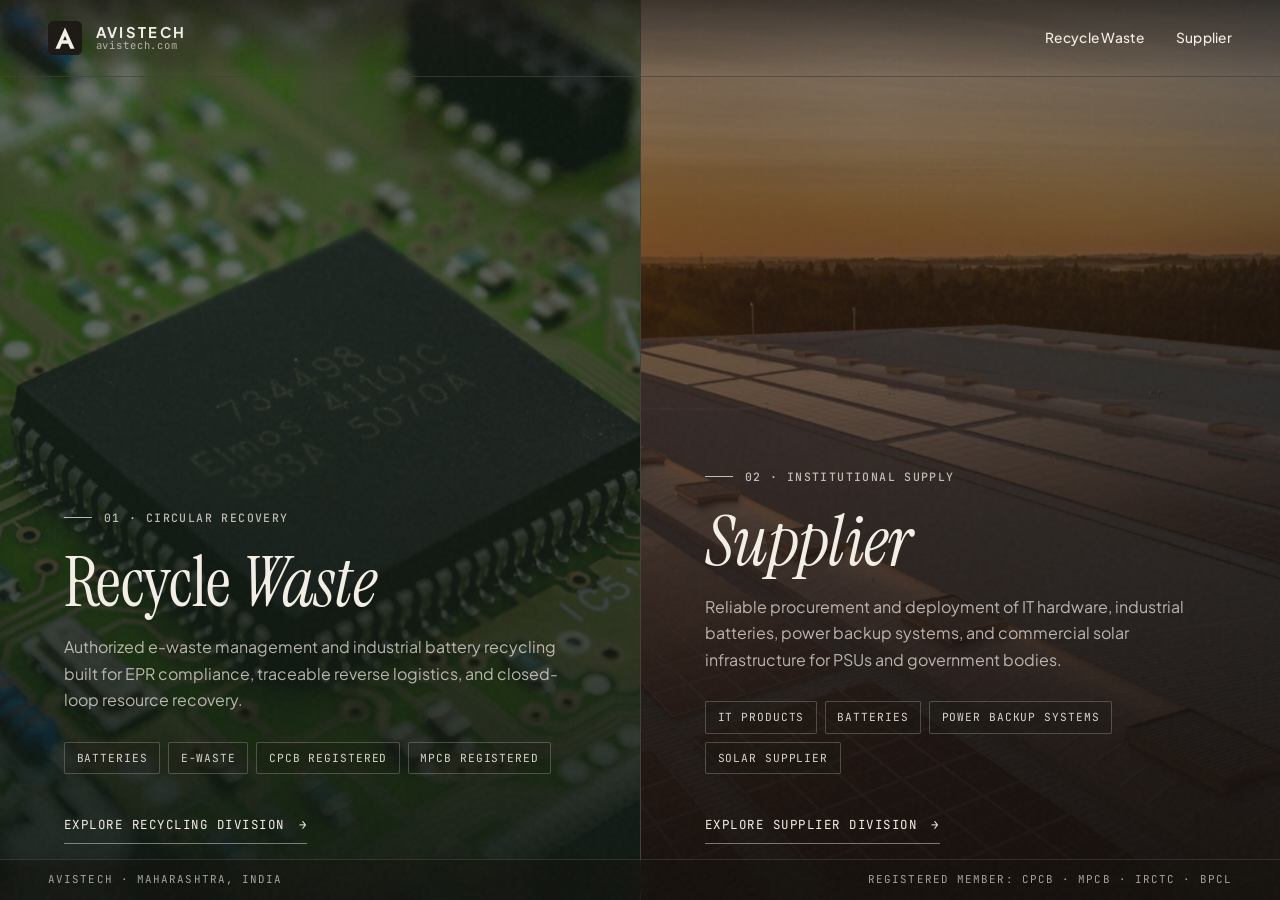
<file: index.html>
<!DOCTYPE html>
<html lang="en">
<head>
  <meta charset="UTF-8" />
  <meta name="viewport" content="width=device-width, initial-scale=1.0" />
  <title>Avistech — E-Waste Recycling &amp; Enterprise Power Supply</title>
  <meta name="description" content="Avistech (avistech.com) — CPCB &amp; MPCB registered e-waste and battery recycling alongside institutional IT, battery, power backup, and solar supply." />
  <link rel="canonical" href="https://avistech.com/" />
  <link rel="icon" href="./assets/favicon.svg" type="image/svg+xml" />

  <!-- Link previews (WhatsApp, LinkedIn, X, etc.) -->
  <meta property="og:type" content="website" />
  <meta property="og:site_name" content="Avistech" />
  <meta property="og:title" content="Avistech — E-Waste Recycling &amp; Enterprise Power Supply" />
  <meta property="og:description" content="CPCB &amp; MPCB registered e-waste and battery recycling alongside institutional IT, battery, power backup, and solar supply." />
  <meta property="og:url" content="https://avistech.com/" />
  <meta property="og:image" content="https://avistech.com/assets/og-recycle.jpg" />
  <meta property="og:image:width" content="1200" />
  <meta property="og:image:height" content="630" />
  <meta name="twitter:card" content="summary_large_image" />

  <link rel="preconnect" href="https://fonts.googleapis.com" />
  <link rel="preconnect" href="https://fonts.gstatic.com" crossorigin />
  <link rel="stylesheet" href="https://fonts.googleapis.com/css2?family=Instrument+Serif:ital@0;1&amp;family=JetBrains+Mono:wght@400;500;600&amp;family=Plus+Jakarta+Sans:wght@400;500;600;700&amp;display=swap" />
  <link rel="stylesheet" href="./css/styles.css" />
</head>
<body class="portal-page">
  <header class="site-header site-header--overlay">
    <div class="container header-inner">
      <a class="brand-lockup" href="./index.html" aria-label="Avistech Home">
        <!-- LOGO: placeholder "A" mark. Replace ./assets/favicon.svg (or this src) with your logo -->
        <img class="brand-logo" src="./assets/favicon.svg" alt="" width="34" height="34" />
        <span class="brand-wordmark">
          <span class="brand-wordmark__name">Avistech</span>
          <span class="brand-wordmark__domain">avistech.com</span>
        </span>
      </a>

      <nav class="site-nav" aria-label="Primary Divisions">
        <a href="./recycle.html">Recycle Waste</a>
        <a href="./supplier.html">Supplier</a>
      </nav>
    </div>
  </header>

  <main class="split-portal" aria-label="Choose an Avistech division">
    <!-- LEFT SIDE: RECYCLE WASTE -->
    <a class="portal-half portal-half--recycle" href="./recycle.html">
      <div class="portal-half__media" aria-hidden="true">
        <img
          class="portal-half__img"
          src="./assets/hero-recycle.jpg"
          width="1600"
          height="1066"
          alt="Modern e-waste and battery recycling facility"
        />
      </div>
      <div class="portal-half__content">
        <span class="mono-label portal-half__index">01 &middot; Circular Recovery</span>
        <h1 class="serif-display portal-half__title">Recycle <em>Waste</em></h1>
        <p class="portal-half__desc">
          Authorized e-waste management and industrial battery recycling built for
          EPR compliance, traceable reverse logistics, and closed-loop resource recovery.
        </p>
        <ul class="portal-tags" aria-label="Recycling scope">
          <li>Batteries</li>
          <li>E-Waste</li>
          <li>CPCB Registered</li>
          <li>MPCB Registered</li>
        </ul>
        <span class="portal-action">
          Explore Recycling Division
          <span aria-hidden="true">&rarr;</span>
        </span>
      </div>
    </a>

    <!-- RIGHT SIDE: SUPPLIER -->
    <a class="portal-half portal-half--supplier" href="./supplier.html">
      <div class="portal-half__media" aria-hidden="true">
        <img
          class="portal-half__img"
          src="./assets/hero-supplier.jpg"
          width="1600"
          height="1082"
          alt="Commercial solar and industrial power backup supply"
        />
      </div>
      <div class="portal-half__content">
        <span class="mono-label portal-half__index">02 &middot; Institutional Supply</span>
        <h2 class="serif-display portal-half__title"><em>Supplier</em></h2>
        <p class="portal-half__desc">
          Reliable procurement and deployment of IT hardware, industrial batteries,
          power backup systems, and commercial solar infrastructure for PSUs and government bodies.
        </p>
        <ul class="portal-tags" aria-label="Supplier scope">
          <li>IT Products</li>
          <li>Batteries</li>
          <li>Power Backup Systems</li>
          <li>Solar Supplier</li>
        </ul>
        <span class="portal-action">
          Explore Supplier Division
          <span aria-hidden="true">&rarr;</span>
        </span>
      </div>
    </a>
  </main>

  <aside class="portal-footer-bar" aria-label="Company credentials summary">
    <div class="container portal-footer-bar__inner">
      <span>Avistech &middot; Maharashtra, India</span>
      <span>Registered Member: CPCB &middot; MPCB &middot; IRCTC &middot; BPCL</span>
    </div>
  </aside>

  <script src="./js/main.js" defer></script>
</body>
</html>
</file>
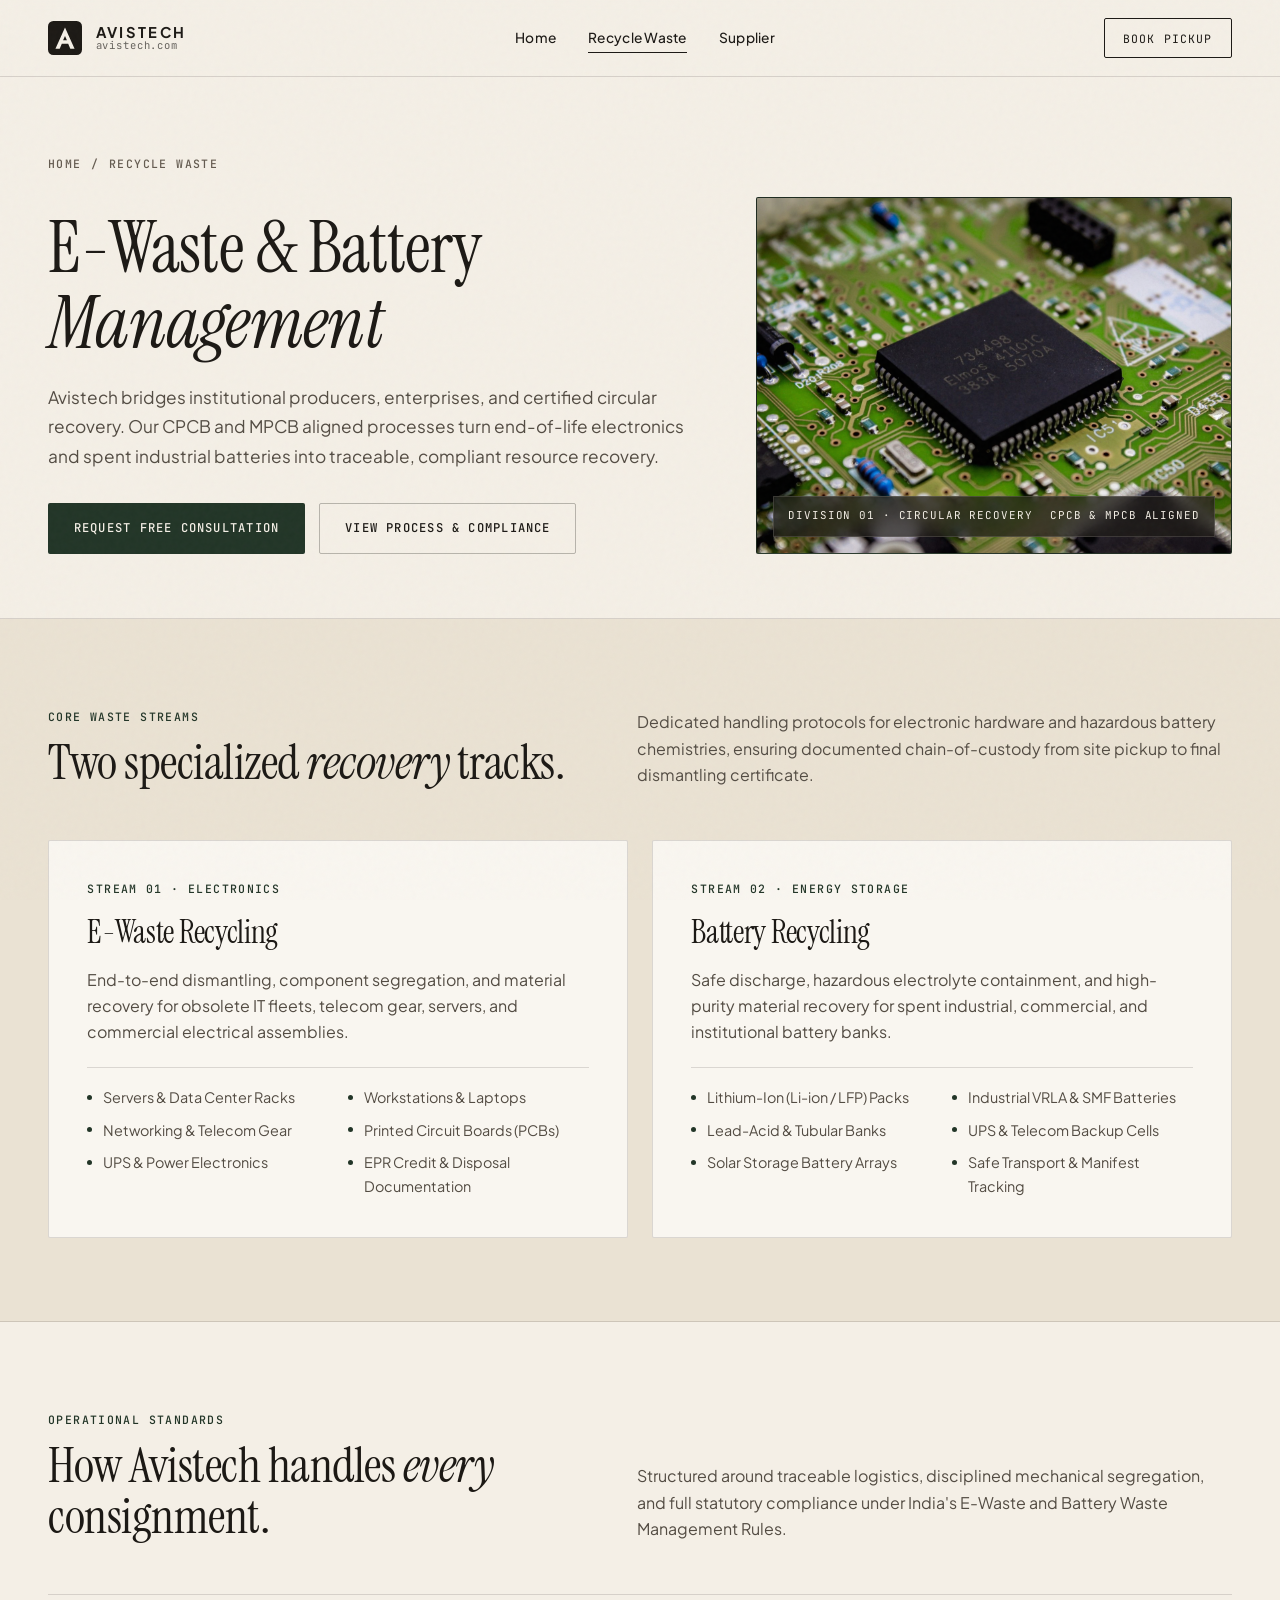
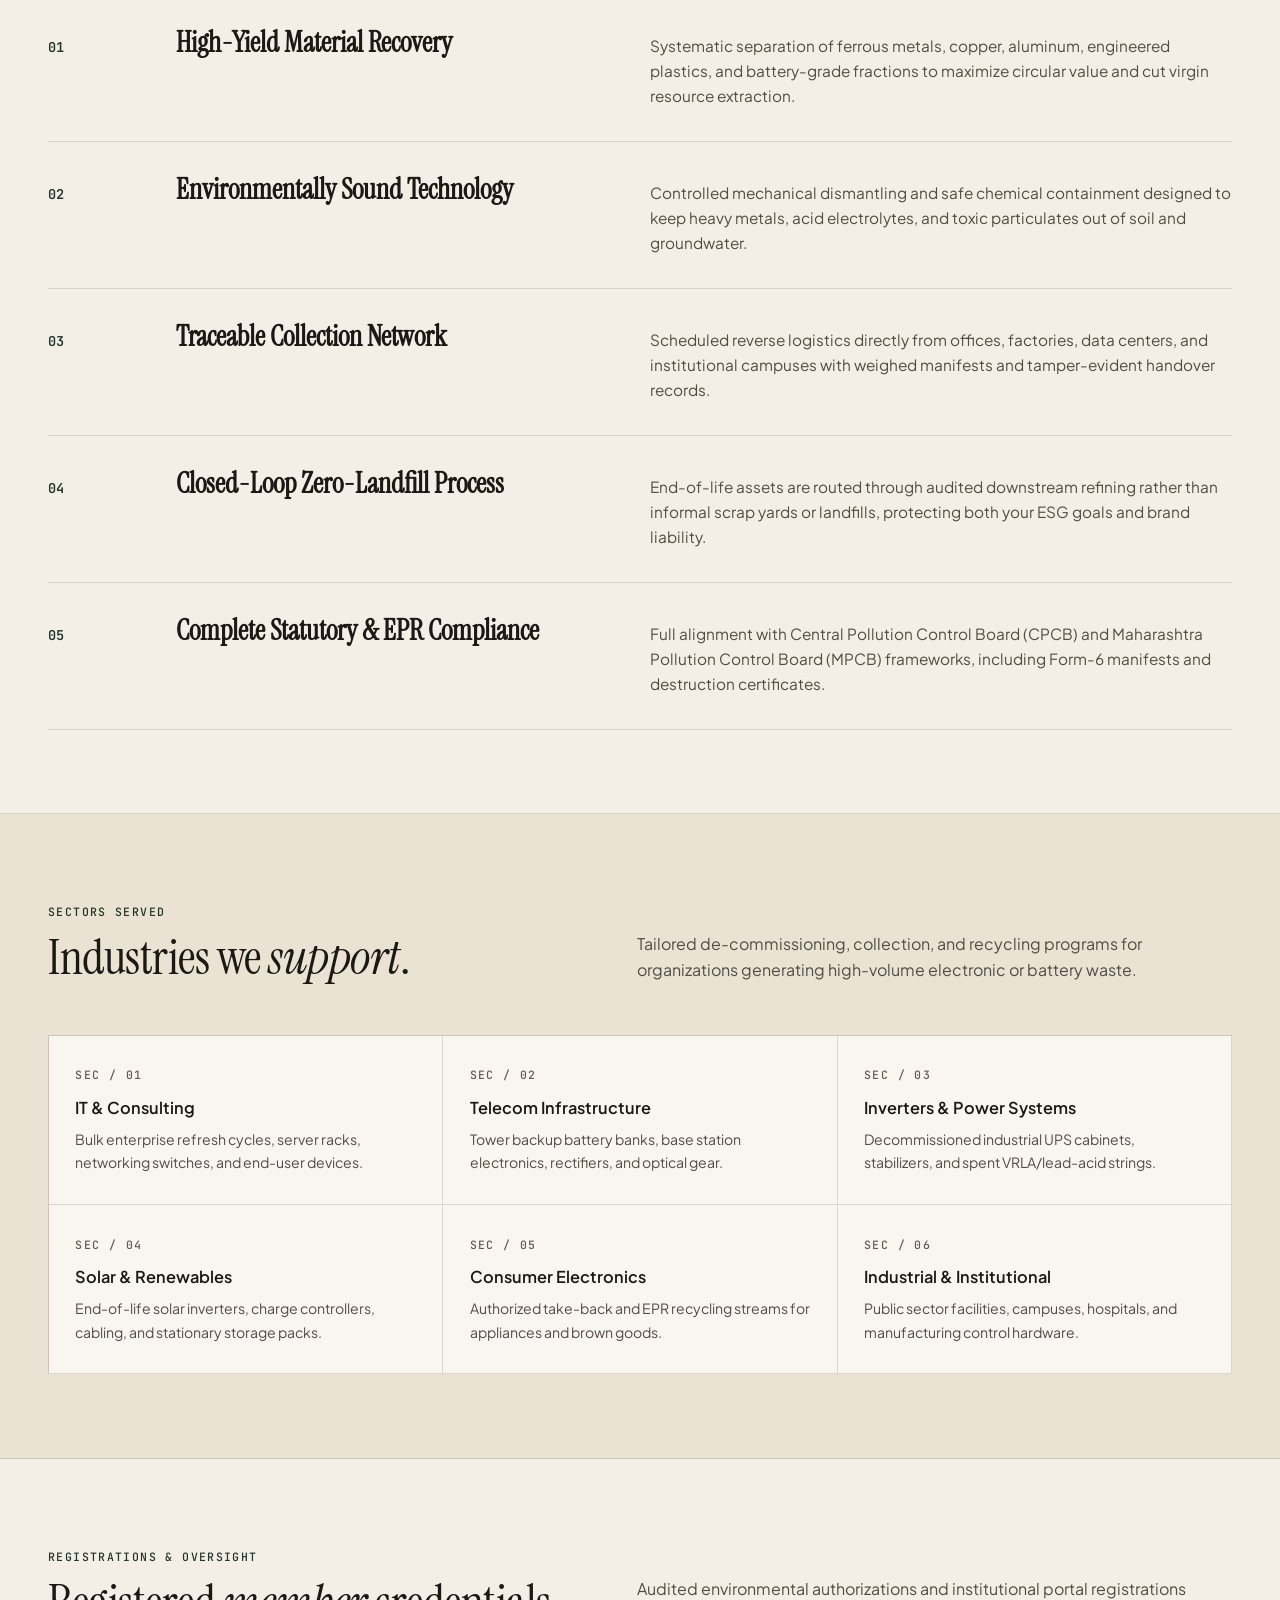
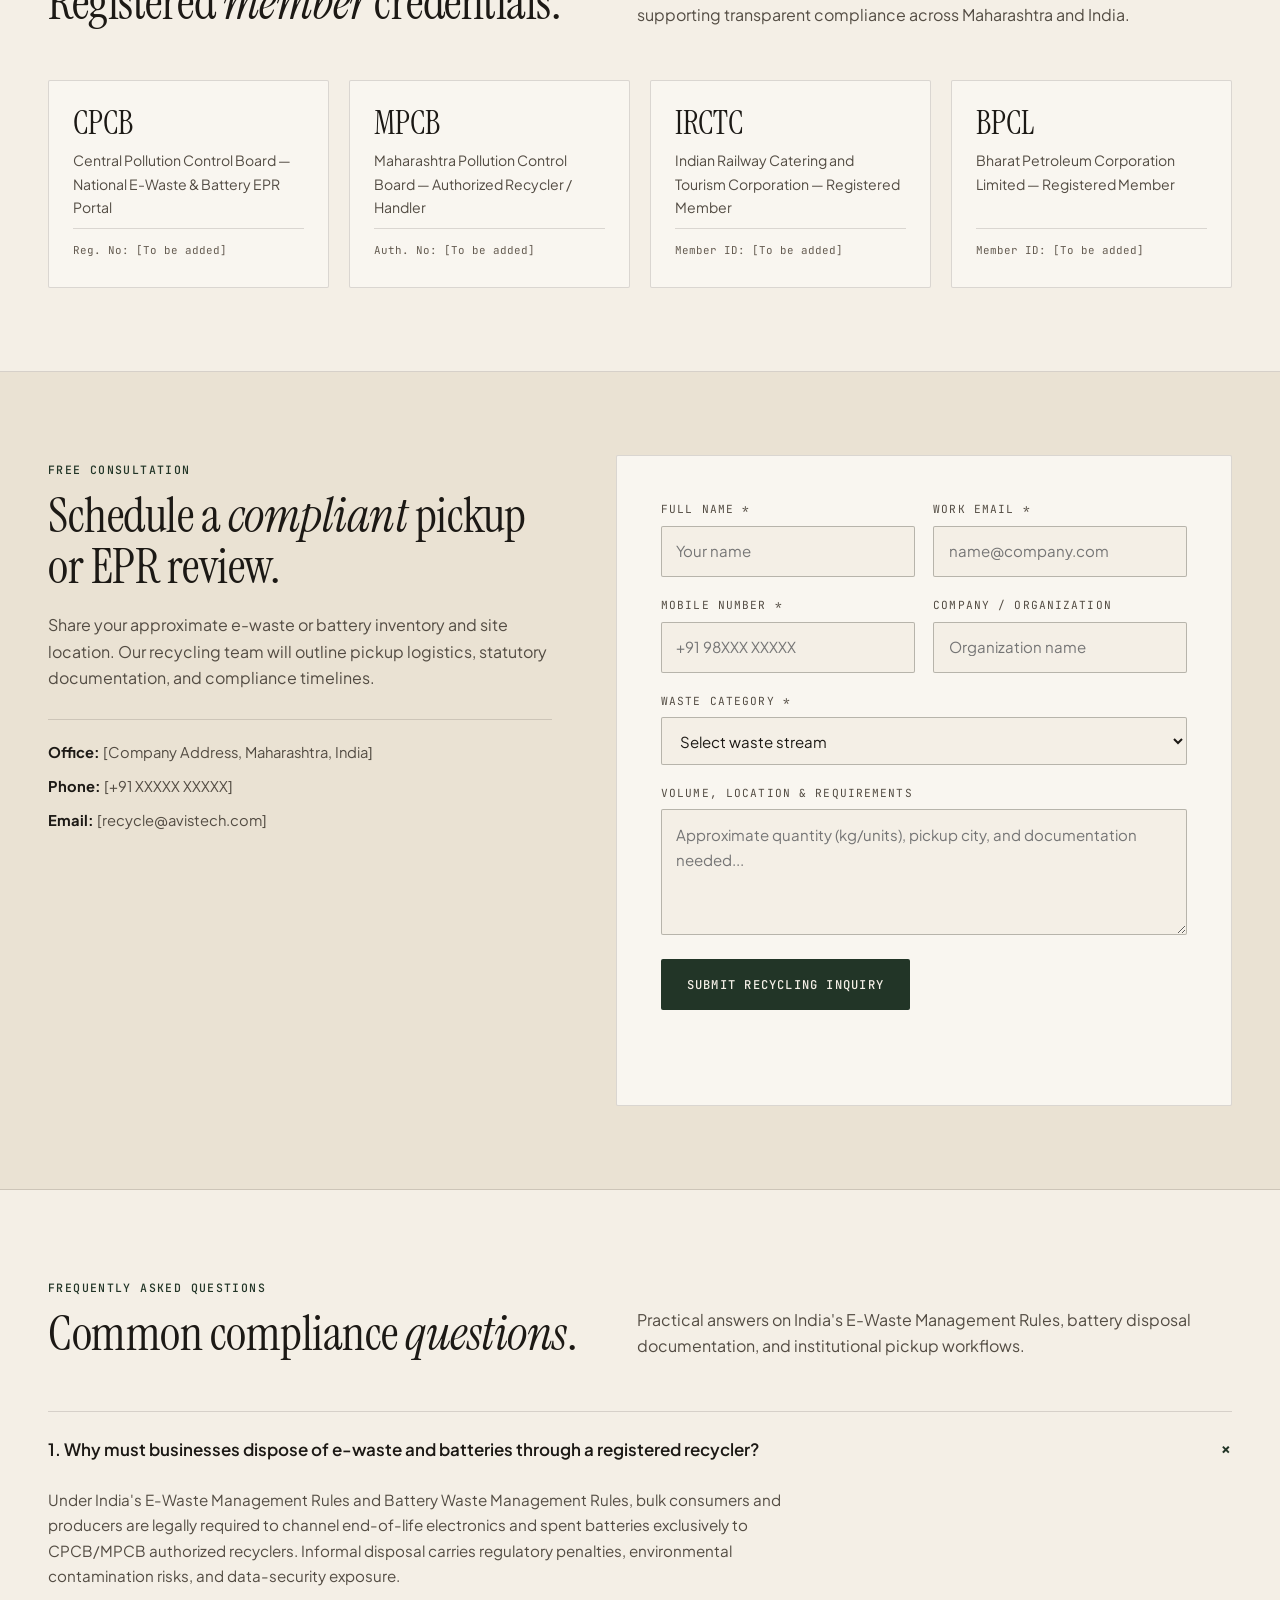
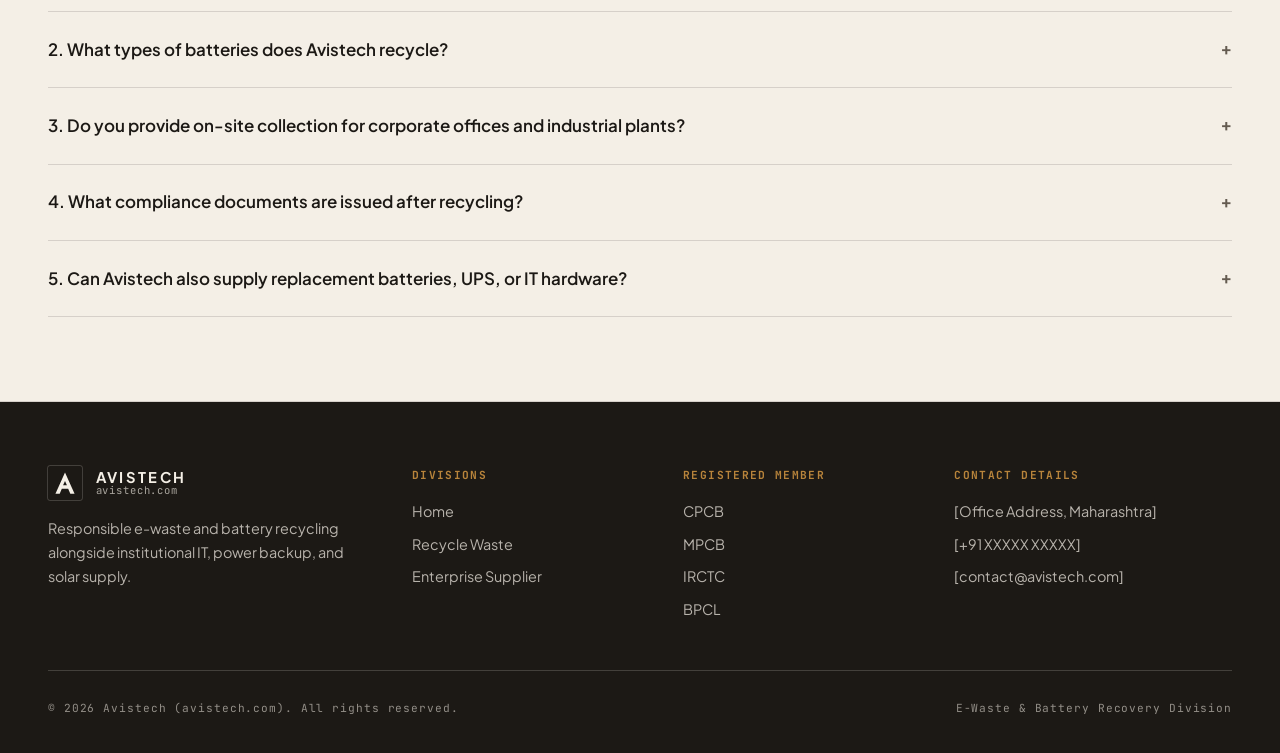
<file: recycle.html>
<!DOCTYPE html>
<html lang="en">
<head>
  <meta charset="UTF-8" />
  <meta name="viewport" content="width=device-width, initial-scale=1.0" />
  <title>Recycle Waste — E-Waste &amp; Battery Management | Avistech</title>
  <meta name="description" content="Responsible e-waste management and battery recycling by Avistech. CPCB and MPCB registered, EPR compliant, zero-landfill closed-loop recovery." />
  <link rel="canonical" href="https://avistech.com/recycle.html" />
  <link rel="icon" href="./assets/favicon.svg" type="image/svg+xml" />

  <!-- Link previews (WhatsApp, LinkedIn, X, etc.) -->
  <meta property="og:type" content="website" />
  <meta property="og:site_name" content="Avistech" />
  <meta property="og:title" content="Recycle Waste — E-Waste &amp; Battery Management | Avistech" />
  <meta property="og:description" content="Responsible e-waste management and battery recycling. CPCB and MPCB registered, EPR compliant, zero-landfill closed-loop recovery." />
  <meta property="og:url" content="https://avistech.com/recycle.html" />
  <meta property="og:image" content="https://avistech.com/assets/og-recycle.jpg" />
  <meta property="og:image:width" content="1200" />
  <meta property="og:image:height" content="630" />
  <meta name="twitter:card" content="summary_large_image" />

  <link rel="preconnect" href="https://fonts.googleapis.com" />
  <link rel="preconnect" href="https://fonts.gstatic.com" crossorigin />
  <link rel="stylesheet" href="https://fonts.googleapis.com/css2?family=Instrument+Serif:ital@0;1&amp;family=JetBrains+Mono:wght@400;500;600&amp;family=Plus+Jakarta+Sans:wght@400;500;600;700&amp;display=swap" />
  <link rel="stylesheet" href="./css/styles.css" />
</head>
<body class="theme-recycle">
  <header class="site-header">
    <div class="container header-inner">
      <a class="brand-lockup" href="./index.html" aria-label="Avistech Home">
        <!-- LOGO: placeholder "A" mark. Replace ./assets/favicon.svg (or this src) with your logo -->
        <img class="brand-logo" src="./assets/favicon.svg" alt="" width="34" height="34" />
        <span class="brand-wordmark">
          <span class="brand-wordmark__name">Avistech</span>
          <span class="brand-wordmark__domain">avistech.com</span>
        </span>
      </a>

      <nav class="site-nav" aria-label="Primary Navigation">
        <a href="./index.html">Home</a>
        <a href="./recycle.html" aria-current="page">Recycle<span class="nav-long"> Waste</span></a>
        <a href="./supplier.html">Supplier</a>
      </nav>

      <a class="header-cta" href="#consultation">Book Pickup</a>
    </div>
  </header>

  <main>
    <!-- HERO -->
    <section class="page-hero">
      <div class="container">
        <nav class="breadcrumb mono-label" aria-label="Breadcrumb">
          <a href="./index.html">Home</a>
          <span aria-hidden="true">/</span>
          <span>Recycle Waste</span>
        </nav>

        <div class="page-hero__grid">
          <div>
            <h1 class="serif-display page-hero__title">
              E-Waste &amp; Battery <em>Management</em>
            </h1>
            <p class="page-hero__lead">
              Avistech bridges institutional producers, enterprises, and certified circular
              recovery. Our CPCB and MPCB aligned processes turn end-of-life electronics
              and spent industrial batteries into traceable, compliant resource recovery.
            </p>
            <div class="hero-actions">
              <a class="btn btn--forest" href="#consultation">Request Free Consultation</a>
              <a class="btn btn--outline" href="#capabilities">View Process &amp; Compliance</a>
            </div>
          </div>

          <figure class="editorial-frame editorial-frame--recycle">
            <img
              src="./assets/hero-recycle.jpg"
              width="1600"
              height="1066"
              alt="Clean modern e-waste and lithium battery recycling facility"
            />
            <figcaption class="editorial-frame__caption">
              <span>Division 01 &middot; Circular Recovery</span>
              <span>CPCB &amp; MPCB Aligned</span>
            </figcaption>
          </figure>
        </div>
      </div>
    </section>

    <!-- TWO CORE RECOVERY STREAMS -->
    <section class="section section--sand">
      <div class="container">
        <div class="section-header">
          <div>
            <span class="mono-label section-header__eyebrow">Core Waste Streams</span>
            <h2 class="serif-display section-header__title">Two specialized <em>recovery</em> tracks.</h2>
          </div>
          <p class="section-header__copy">
            Dedicated handling protocols for electronic hardware and hazardous battery chemistries,
            ensuring documented chain-of-custody from site pickup to final dismantling certificate.
          </p>
        </div>

        <div class="streams-grid">
          <article class="stream-card">
            <span class="mono-label stream-card__tag">Stream 01 &middot; Electronics</span>
            <h3 class="serif-display stream-card__title">E-Waste Recycling</h3>
            <p class="stream-card__desc">
              End-to-end dismantling, component segregation, and material recovery for obsolete
              IT fleets, telecom gear, servers, and commercial electrical assemblies.
            </p>
            <ul class="stream-card__list">
              <li>Servers &amp; Data Center Racks</li>
              <li>Workstations &amp; Laptops</li>
              <li>Networking &amp; Telecom Gear</li>
              <li>Printed Circuit Boards (PCBs)</li>
              <li>UPS &amp; Power Electronics</li>
              <li>EPR Credit &amp; Disposal Documentation</li>
            </ul>
          </article>

          <article class="stream-card">
            <span class="mono-label stream-card__tag">Stream 02 &middot; Energy Storage</span>
            <h3 class="serif-display stream-card__title">Battery Recycling</h3>
            <p class="stream-card__desc">
              Safe discharge, hazardous electrolyte containment, and high-purity material
              recovery for spent industrial, commercial, and institutional battery banks.
            </p>
            <ul class="stream-card__list">
              <li>Lithium-Ion (Li-ion / LFP) Packs</li>
              <li>Industrial VRLA &amp; SMF Batteries</li>
              <li>Lead-Acid &amp; Tubular Banks</li>
              <li>UPS &amp; Telecom Backup Cells</li>
              <li>Solar Storage Battery Arrays</li>
              <li>Safe Transport &amp; Manifest Tracking</li>
            </ul>
          </article>
        </div>
      </div>
    </section>

    <!-- 01-05 CAPABILITIES -->
    <section id="capabilities" class="section">
      <div class="container">
        <div class="section-header">
          <div>
            <span class="mono-label section-header__eyebrow">Operational Standards</span>
            <h2 class="serif-display section-header__title">How Avistech handles <em>every</em> consignment.</h2>
          </div>
          <p class="section-header__copy">
            Structured around traceable logistics, disciplined mechanical segregation, and full
            statutory compliance under India's E-Waste and Battery Waste Management Rules.
          </p>
        </div>

        <div class="pillars-list">
          <div class="pillar-row">
            <span class="pillar-row__num">01</span>
            <h3 class="pillar-row__title">High-Yield Material Recovery</h3>
            <p class="pillar-row__desc">
              Systematic separation of ferrous metals, copper, aluminum, engineered plastics,
              and battery-grade fractions to maximize circular value and cut virgin resource extraction.
            </p>
          </div>

          <div class="pillar-row">
            <span class="pillar-row__num">02</span>
            <h3 class="pillar-row__title">Environmentally Sound Technology</h3>
            <p class="pillar-row__desc">
              Controlled mechanical dismantling and safe chemical containment designed to keep
              heavy metals, acid electrolytes, and toxic particulates out of soil and groundwater.
            </p>
          </div>

          <div class="pillar-row">
            <span class="pillar-row__num">03</span>
            <h3 class="pillar-row__title">Traceable Collection Network</h3>
            <p class="pillar-row__desc">
              Scheduled reverse logistics directly from offices, factories, data centers, and
              institutional campuses with weighed manifests and tamper-evident handover records.
            </p>
          </div>

          <div class="pillar-row">
            <span class="pillar-row__num">04</span>
            <h3 class="pillar-row__title">Closed-Loop Zero-Landfill Process</h3>
            <p class="pillar-row__desc">
              End-of-life assets are routed through audited downstream refining rather than
              informal scrap yards or landfills, protecting both your ESG goals and brand liability.
            </p>
          </div>

          <div class="pillar-row">
            <span class="pillar-row__num">05</span>
            <h3 class="pillar-row__title">Complete Statutory &amp; EPR Compliance</h3>
            <p class="pillar-row__desc">
              Full alignment with Central Pollution Control Board (CPCB) and Maharashtra Pollution
              Control Board (MPCB) frameworks, including Form-6 manifests and destruction certificates.
            </p>
          </div>
        </div>
      </div>
    </section>

    <!-- SUPPORTED INDUSTRIES -->
    <section class="section section--sand">
      <div class="container">
        <div class="section-header">
          <div>
            <span class="mono-label section-header__eyebrow">Sectors Served</span>
            <h2 class="serif-display section-header__title">Industries we <em>support</em>.</h2>
          </div>
          <p class="section-header__copy">
            Tailored de-commissioning, collection, and recycling programs for organizations
            generating high-volume electronic or battery waste.
          </p>
        </div>

        <div class="industries-grid">
          <div class="industry-cell">
            <span class="mono-label industry-cell__code">SEC / 01</span>
            <h3 class="industry-cell__name">IT &amp; Consulting</h3>
            <p class="industry-cell__detail">Bulk enterprise refresh cycles, server racks, networking switches, and end-user devices.</p>
          </div>
          <div class="industry-cell">
            <span class="mono-label industry-cell__code">SEC / 02</span>
            <h3 class="industry-cell__name">Telecom Infrastructure</h3>
            <p class="industry-cell__detail">Tower backup battery banks, base station electronics, rectifiers, and optical gear.</p>
          </div>
          <div class="industry-cell">
            <span class="mono-label industry-cell__code">SEC / 03</span>
            <h3 class="industry-cell__name">Inverters &amp; Power Systems</h3>
            <p class="industry-cell__detail">Decommissioned industrial UPS cabinets, stabilizers, and spent VRLA/lead-acid strings.</p>
          </div>
          <div class="industry-cell">
            <span class="mono-label industry-cell__code">SEC / 04</span>
            <h3 class="industry-cell__name">Solar &amp; Renewables</h3>
            <p class="industry-cell__detail">End-of-life solar inverters, charge controllers, cabling, and stationary storage packs.</p>
          </div>
          <div class="industry-cell">
            <span class="mono-label industry-cell__code">SEC / 05</span>
            <h3 class="industry-cell__name">Consumer Electronics</h3>
            <p class="industry-cell__detail">Authorized take-back and EPR recycling streams for appliances and brown goods.</p>
          </div>
          <div class="industry-cell">
            <span class="mono-label industry-cell__code">SEC / 06</span>
            <h3 class="industry-cell__name">Industrial &amp; Institutional</h3>
            <p class="industry-cell__detail">Public sector facilities, campuses, hospitals, and manufacturing control hardware.</p>
          </div>
        </div>
      </div>
    </section>

    <!-- REGISTERED MEMBERSHIPS -->
    <section class="section">
      <div class="container">
        <div class="section-header">
          <div>
            <span class="mono-label section-header__eyebrow">Registrations &amp; Oversight</span>
            <h2 class="serif-display section-header__title">Registered <em>member</em> credentials.</h2>
          </div>
          <p class="section-header__copy">
            Audited environmental authorizations and institutional portal registrations supporting
            transparent compliance across Maharashtra and India.
          </p>
        </div>

        <div class="credentials-grid">
          <div class="credential-card">
            <span class="credential-card__code">CPCB</span>
            <p class="credential-card__org">Central Pollution Control Board — National E-Waste &amp; Battery EPR Portal</p>
            <span class="credential-card__ref">Reg. No: [To be added]</span>
          </div>
          <div class="credential-card">
            <span class="credential-card__code">MPCB</span>
            <p class="credential-card__org">Maharashtra Pollution Control Board — Authorized Recycler / Handler</p>
            <span class="credential-card__ref">Auth. No: [To be added]</span>
          </div>
          <div class="credential-card">
            <span class="credential-card__code">IRCTC</span>
            <p class="credential-card__org">Indian Railway Catering and Tourism Corporation — Registered Member</p>
            <span class="credential-card__ref">Member ID: [To be added]</span>
          </div>
          <div class="credential-card">
            <span class="credential-card__code">BPCL</span>
            <p class="credential-card__org">Bharat Petroleum Corporation Limited — Registered Member</p>
            <span class="credential-card__ref">Member ID: [To be added]</span>
          </div>
        </div>
      </div>
    </section>

    <!-- CONSULTATION FORM -->
    <section id="consultation" class="section section--sand">
      <div class="container">
        <div class="split-form-layout">
          <div>
            <span class="mono-label section-header__eyebrow">Free Consultation</span>
            <h2 class="serif-display section-header__title form-intro__title">
              Schedule a <em>compliant</em> pickup or EPR review.
            </h2>
            <p class="form-intro__lead">
              Share your approximate e-waste or battery inventory and site location. Our recycling
              team will outline pickup logistics, statutory documentation, and compliance timelines.
            </p>
            <div class="contact-details">
              <div><strong>Office:</strong> [Company Address, Maharashtra, India]</div>
              <div><strong>Phone:</strong> [+91 XXXXX XXXXX]</div>
              <div><strong>Email:</strong> [recycle@avistech.com]</div>
            </div>
          </div>

          <form class="inquiry-form" data-inquiry-form="recycle" action="https://api.web3forms.com/submit" method="POST">
            <!-- WEB3FORMS access key (public by design, safe to keep in HTML). Submissions go to the email this key was created for. -->
            <input type="hidden" name="access_key" value="41386e06-4fb7-448d-92c0-de1db5001b98" />
            <input type="hidden" name="subject" value="New recycling inquiry — avistech.com" />
            <input type="hidden" name="from_name" value="Avistech Website" />
            <!-- Spam trap: hidden from people, bots that tick it are rejected -->
            <input type="checkbox" name="botcheck" class="form-honeypot" tabindex="-1" autocomplete="off" aria-hidden="true" />

            <div class="form-grid">
              <div class="form-field">
                <label for="rec-name">Full Name *</label>
                <input id="rec-name" name="name" type="text" required placeholder="Your name" />
              </div>
              <div class="form-field">
                <label for="rec-email">Work Email *</label>
                <input id="rec-email" name="email" type="email" required placeholder="name@company.com" />
              </div>
              <div class="form-field">
                <label for="rec-phone">Mobile Number *</label>
                <input id="rec-phone" name="phone" type="tel" required placeholder="+91 98XXX XXXXX" />
              </div>
              <div class="form-field">
                <label for="rec-company">Company / Organization</label>
                <input id="rec-company" name="company" type="text" placeholder="Organization name" />
              </div>
              <div class="form-field form-field--full">
                <label for="rec-stream">Waste Category *</label>
                <select id="rec-stream" name="waste_category" required>
                  <option value="">Select waste stream</option>
                  <option>E-Waste (IT, Telecom, Electronics)</option>
                  <option>Batteries (Lithium-Ion, VRLA, Lead-Acid)</option>
                  <option>Both E-Waste &amp; Batteries</option>
                  <option>EPR Compliance Consultation</option>
                </select>
              </div>
              <div class="form-field form-field--full">
                <label for="rec-notes">Volume, Location &amp; Requirements</label>
                <textarea id="rec-notes" name="requirements" rows="4" placeholder="Approximate quantity (kg/units), pickup city, and documentation needed..."></textarea>
              </div>
            </div>
            <div class="form-actions">
              <button class="btn btn--forest" type="submit">Submit Recycling Inquiry</button>
            </div>
            <p class="form-status" role="status" aria-live="polite"></p>
          </form>
        </div>
      </div>
    </section>

    <!-- FAQ -->
    <section class="section">
      <div class="container">
        <div class="section-header">
          <div>
            <span class="mono-label section-header__eyebrow">Frequently Asked Questions</span>
            <h2 class="serif-display section-header__title">Common compliance <em>questions</em>.</h2>
          </div>
          <p class="section-header__copy">
            Practical answers on India's E-Waste Management Rules, battery disposal documentation,
            and institutional pickup workflows.
          </p>
        </div>

        <div class="faq-list">
          <div class="faq-item">
            <button class="faq-trigger" type="button" aria-expanded="true" aria-controls="faq-1">
              <span>1. Why must businesses dispose of e-waste and batteries through a registered recycler?</span>
              <span class="faq-trigger__icon" aria-hidden="true">+</span>
            </button>
            <div id="faq-1" class="faq-panel">
              Under India's E-Waste Management Rules and Battery Waste Management Rules, bulk consumers
              and producers are legally required to channel end-of-life electronics and spent batteries
              exclusively to CPCB/MPCB authorized recyclers. Informal disposal carries regulatory penalties,
              environmental contamination risks, and data-security exposure.
            </div>
          </div>

          <div class="faq-item">
            <button class="faq-trigger" type="button" aria-expanded="false" aria-controls="faq-2">
              <span>2. What types of batteries does Avistech recycle?</span>
              <span class="faq-trigger__icon" aria-hidden="true">+</span>
            </button>
            <div id="faq-2" class="faq-panel" hidden>
              We handle industrial and commercial battery streams including Lithium-ion (Li-ion and LFP)
              packs, sealed maintenance-free (SMF/VRLA) UPS batteries, tubular lead-acid banks, and
              telecom or solar energy storage cells.
            </div>
          </div>

          <div class="faq-item">
            <button class="faq-trigger" type="button" aria-expanded="false" aria-controls="faq-3">
              <span>3. Do you provide on-site collection for corporate offices and industrial plants?</span>
              <span class="faq-trigger__icon" aria-hidden="true">+</span>
            </button>
            <div id="faq-3" class="faq-panel" hidden>
              Yes. We coordinate scheduled reverse logistics directly from your facility with weighed
              lot sheets, safe battery packaging, and handover manifests so your operations stay uninterrupted.
            </div>
          </div>

          <div class="faq-item">
            <button class="faq-trigger" type="button" aria-expanded="false" aria-controls="faq-4">
              <span>4. What compliance documents are issued after recycling?</span>
              <span class="faq-trigger__icon" aria-hidden="true">+</span>
            </button>
            <div id="faq-4" class="faq-panel" hidden>
              Every completed consignment includes weighed receipt records, statutory transfer manifests
              aligned with CPCB/MPCB requirements, and an official Certificate of Recycling / Destruction
              for your internal audit and ESG filings.
            </div>
          </div>

          <div class="faq-item">
            <button class="faq-trigger" type="button" aria-expanded="false" aria-controls="faq-5">
              <span>5. Can Avistech also supply replacement batteries, UPS, or IT hardware?</span>
              <span class="faq-trigger__icon" aria-hidden="true">+</span>
            </button>
            <div id="faq-5" class="faq-panel" hidden>
              Yes. Our dedicated <a href="./supplier.html">Supplier Division</a>
              provides enterprise IT products, industrial batteries, power backup systems, and commercial
              solar solutions — enabling a single-partner lifecycle from procurement to compliant retirement.
            </div>
          </div>
        </div>
      </div>
    </section>
  </main>

  <footer class="site-footer">
    <div class="container">
      <div class="footer-grid">
        <div>
          <div class="brand-lockup footer-brand">
            <img class="brand-logo" src="./assets/favicon.svg" alt="" width="34" height="34" />
            <span class="brand-wordmark">
              <span class="brand-wordmark__name">Avistech</span>
              <span class="brand-wordmark__domain">avistech.com</span>
            </span>
          </div>
          <p class="footer-about">
            Responsible e-waste and battery recycling alongside institutional IT, power backup,
            and solar supply.
          </p>
        </div>

        <div>
          <h3 class="footer-heading">Divisions</h3>
          <ul class="footer-links">
            <li><a href="./index.html">Home</a></li>
            <li><a href="./recycle.html">Recycle Waste</a></li>
            <li><a href="./supplier.html">Enterprise Supplier</a></li>
          </ul>
        </div>

        <div>
          <h3 class="footer-heading">Registered Member</h3>
          <ul class="footer-links">
            <li>CPCB</li>
            <li>MPCB</li>
            <li>IRCTC</li>
            <li>BPCL</li>
          </ul>
        </div>

        <div>
          <h3 class="footer-heading">Contact Details</h3>
          <ul class="footer-links">
            <li>[Office Address, Maharashtra]</li>
            <li>[+91 XXXXX XXXXX]</li>
            <li>[contact@avistech.com]</li>
          </ul>
        </div>
      </div>

      <div class="footer-bottom">
        <span>&copy; 2026 Avistech (avistech.com). All rights reserved.</span>
        <span>E-Waste &amp; Battery Recovery Division</span>
      </div>
    </div>
  </footer>

  <script src="./js/main.js" defer></script>
</body>
</html>
</file>
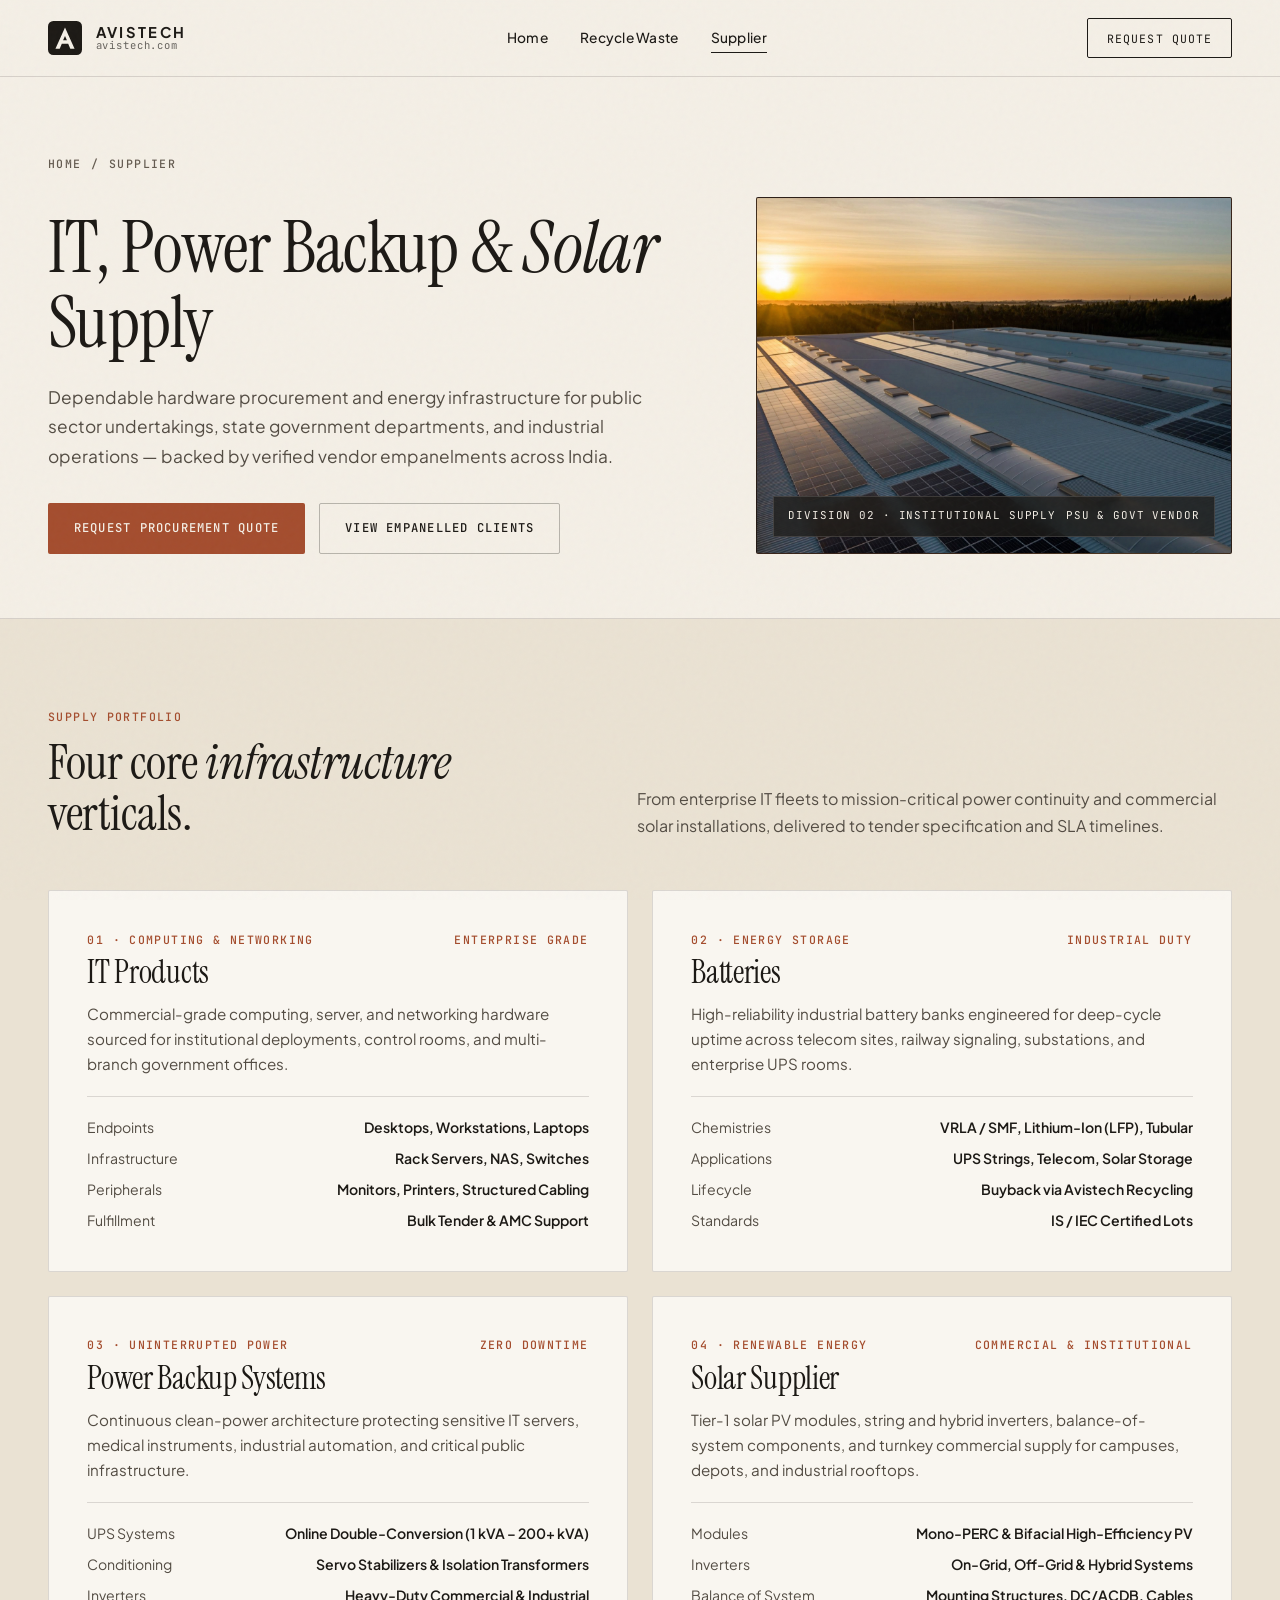
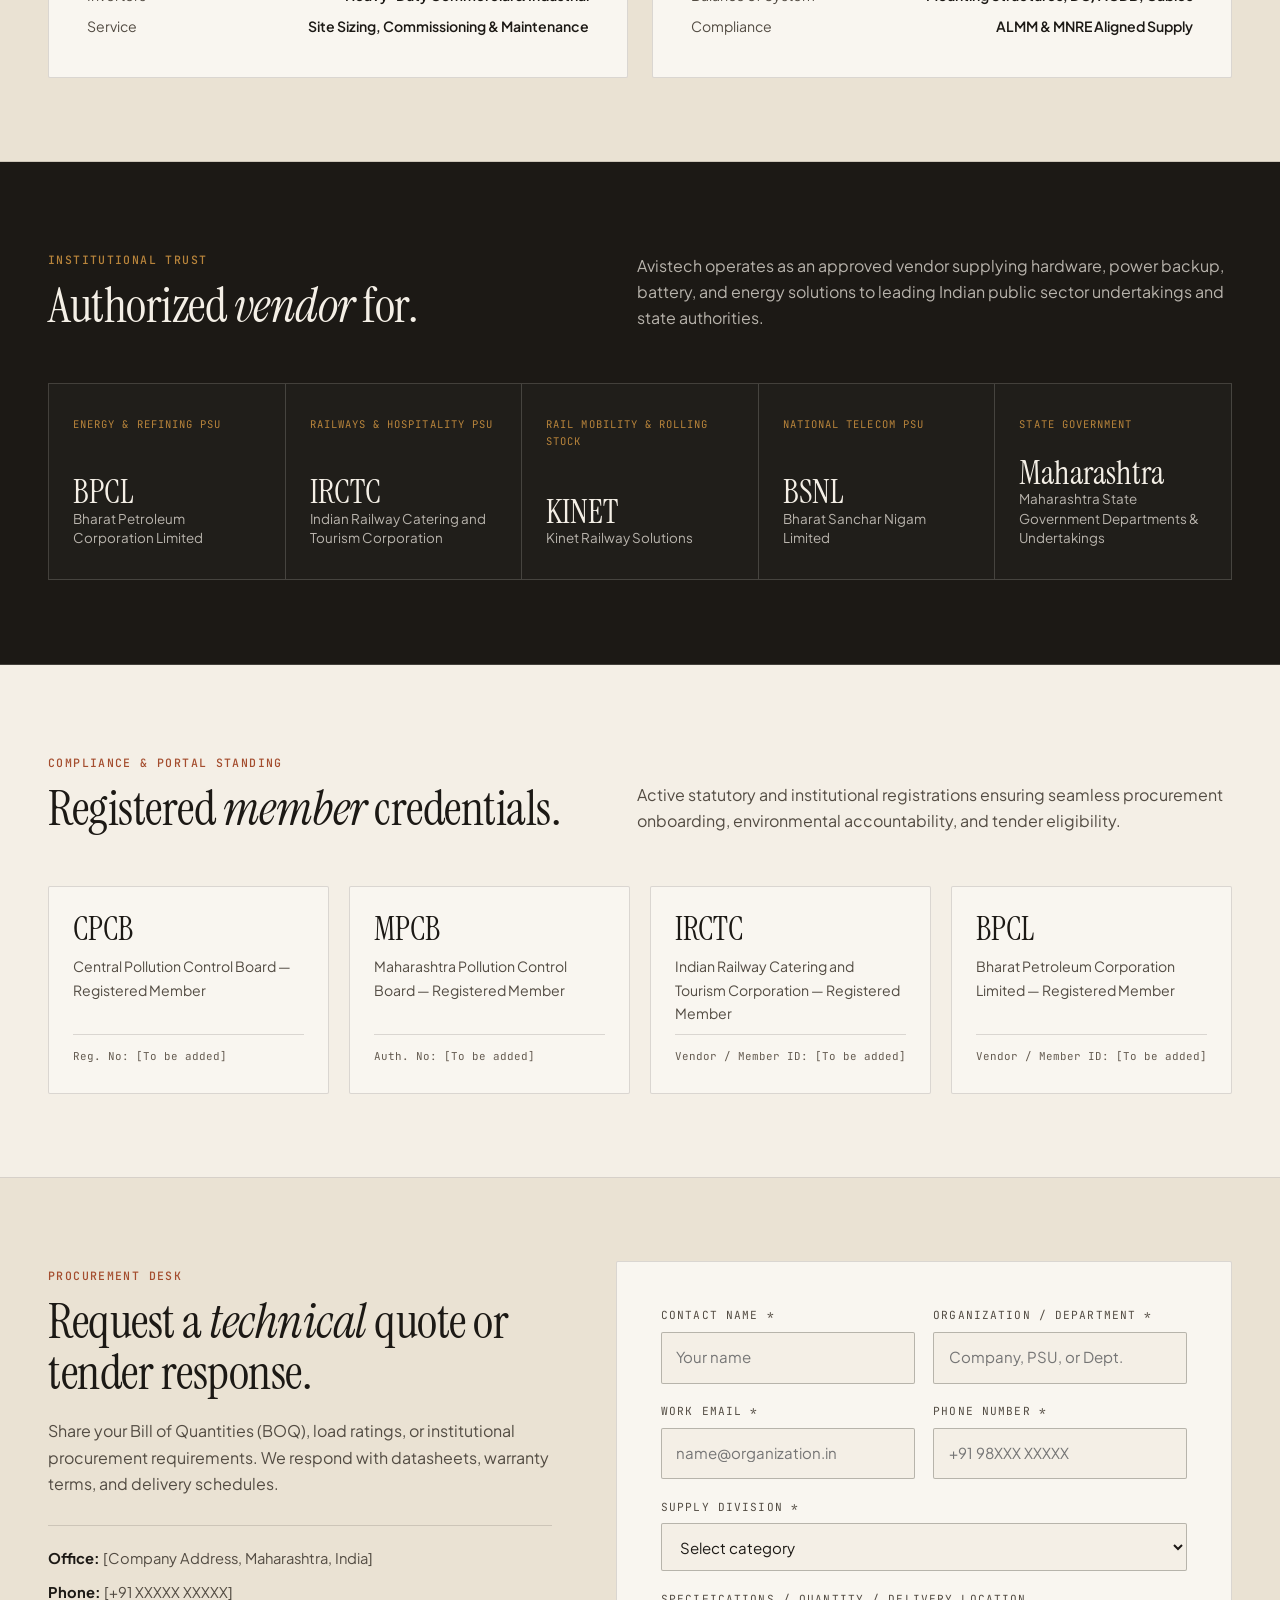
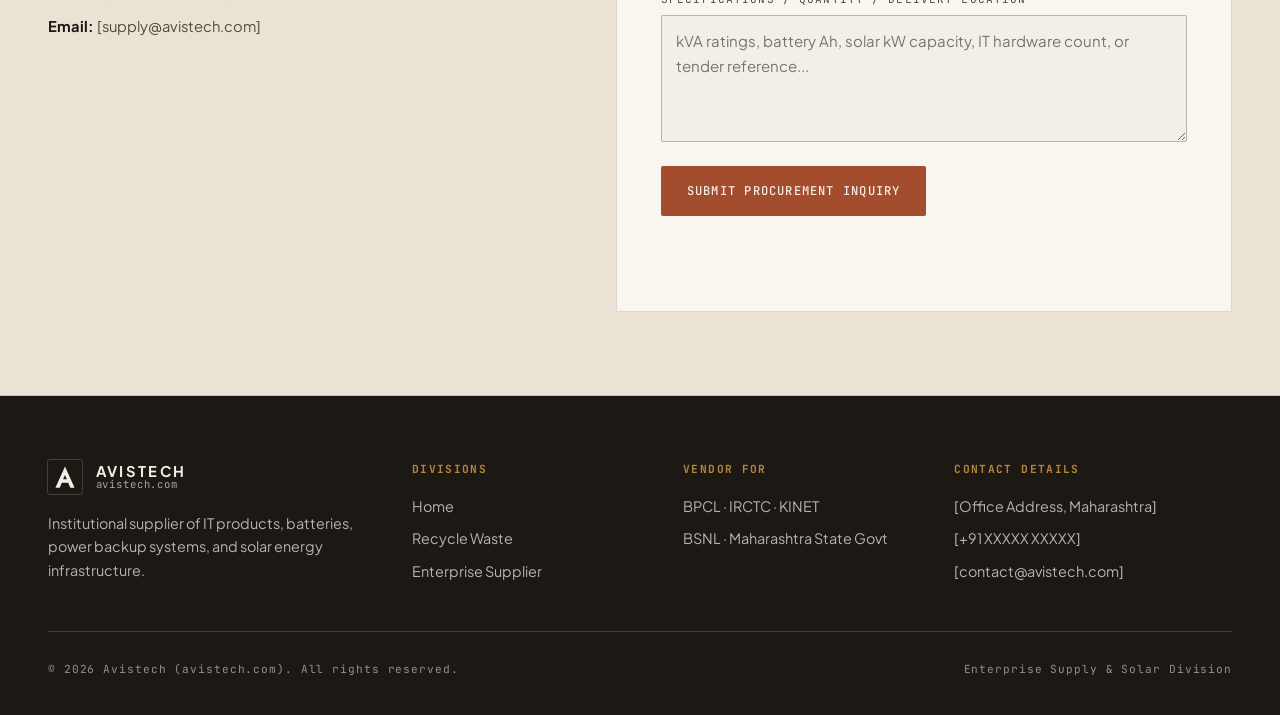
<file: supplier.html>
<!DOCTYPE html>
<html lang="en">
<head>
  <meta charset="UTF-8" />
  <meta name="viewport" content="width=device-width, initial-scale=1.0" />
  <title>Enterprise Supplier — IT, Batteries, Power Backup &amp; Solar | Avistech</title>
  <meta name="description" content="Avistech Supplier Division — IT products, industrial batteries, power backup systems, and solar supply. Empanelled vendor for BPCL, IRCTC, KINET, BSNL, and Maharashtra State Govt." />
  <link rel="canonical" href="https://avistech.com/supplier.html" />
  <link rel="icon" href="./assets/favicon.svg" type="image/svg+xml" />

  <!-- Link previews (WhatsApp, LinkedIn, X, etc.) -->
  <meta property="og:type" content="website" />
  <meta property="og:site_name" content="Avistech" />
  <meta property="og:title" content="Enterprise Supplier — IT, Batteries, Power Backup &amp; Solar | Avistech" />
  <meta property="og:description" content="IT products, industrial batteries, power backup systems, and solar supply. Empanelled vendor for BPCL, IRCTC, KINET, BSNL, and Maharashtra State Govt." />
  <meta property="og:url" content="https://avistech.com/supplier.html" />
  <meta property="og:image" content="https://avistech.com/assets/og-supplier.jpg" />
  <meta property="og:image:width" content="1200" />
  <meta property="og:image:height" content="630" />
  <meta name="twitter:card" content="summary_large_image" />

  <link rel="preconnect" href="https://fonts.googleapis.com" />
  <link rel="preconnect" href="https://fonts.gstatic.com" crossorigin />
  <link rel="stylesheet" href="https://fonts.googleapis.com/css2?family=Instrument+Serif:ital@0;1&amp;family=JetBrains+Mono:wght@400;500;600&amp;family=Plus+Jakarta+Sans:wght@400;500;600;700&amp;display=swap" />
  <link rel="stylesheet" href="./css/styles.css" />
</head>
<body class="theme-supplier">
  <header class="site-header">
    <div class="container header-inner">
      <a class="brand-lockup" href="./index.html" aria-label="Avistech Home">
        <!-- LOGO: placeholder "A" mark. Replace ./assets/favicon.svg (or this src) with your logo -->
        <img class="brand-logo" src="./assets/favicon.svg" alt="" width="34" height="34" />
        <span class="brand-wordmark">
          <span class="brand-wordmark__name">Avistech</span>
          <span class="brand-wordmark__domain">avistech.com</span>
        </span>
      </a>

      <nav class="site-nav" aria-label="Primary Navigation">
        <a href="./index.html">Home</a>
        <a href="./recycle.html">Recycle<span class="nav-long"> Waste</span></a>
        <a href="./supplier.html" aria-current="page">Supplier</a>
      </nav>

      <a class="header-cta" href="#rfq">Request Quote</a>
    </div>
  </header>

  <main>
    <!-- HERO -->
    <section class="page-hero">
      <div class="container">
        <nav class="breadcrumb mono-label" aria-label="Breadcrumb">
          <a href="./index.html">Home</a>
          <span aria-hidden="true">/</span>
          <span>Supplier</span>
        </nav>

        <div class="page-hero__grid">
          <div>
            <h1 class="serif-display page-hero__title">
              IT, Power Backup &amp; <em>Solar</em> Supply
            </h1>
            <p class="page-hero__lead">
              Dependable hardware procurement and energy infrastructure for public sector
              undertakings, state government departments, and industrial operations — backed
              by verified vendor empanelments across India.
            </p>
            <div class="hero-actions">
              <a class="btn btn--terracotta" href="#rfq">Request Procurement Quote</a>
              <a class="btn btn--outline" href="#vendors">View Empanelled Clients</a>
            </div>
          </div>

          <figure class="editorial-frame editorial-frame--supplier">
            <img
              src="./assets/hero-supplier.jpg"
              width="1600"
              height="1082"
              alt="Commercial solar array and industrial power backup infrastructure"
            />
            <figcaption class="editorial-frame__caption">
              <span>Division 02 &middot; Institutional Supply</span>
              <span>PSU &amp; Govt Vendor</span>
            </figcaption>
          </figure>
        </div>
      </div>
    </section>

    <!-- FOUR CORE SUPPLY CATEGORIES -->
    <section id="catalog" class="section section--sand">
      <div class="container">
        <div class="section-header">
          <div>
            <span class="mono-label section-header__eyebrow">Supply Portfolio</span>
            <h2 class="serif-display section-header__title">Four core <em>infrastructure</em> verticals.</h2>
          </div>
          <p class="section-header__copy">
            From enterprise IT fleets to mission-critical power continuity and commercial solar
            installations, delivered to tender specification and SLA timelines.
          </p>
        </div>

        <div class="supply-grid">
          <!-- 01 IT PRODUCTS -->
          <article class="supply-card">
            <div>
              <div class="supply-card__head mono-label">
                <span>01 &middot; Computing &amp; Networking</span>
                <span>Enterprise Grade</span>
              </div>
              <h3 class="serif-display supply-card__title">IT Products</h3>
              <p class="supply-card__desc">
                Commercial-grade computing, server, and networking hardware sourced for institutional
                deployments, control rooms, and multi-branch government offices.
              </p>
            </div>
            <ul class="spec-list">
              <li><span>Endpoints</span><strong>Desktops, Workstations, Laptops</strong></li>
              <li><span>Infrastructure</span><strong>Rack Servers, NAS, Switches</strong></li>
              <li><span>Peripherals</span><strong>Monitors, Printers, Structured Cabling</strong></li>
              <li><span>Fulfillment</span><strong>Bulk Tender &amp; AMC Support</strong></li>
            </ul>
          </article>

          <!-- 02 BATTERIES -->
          <article class="supply-card">
            <div>
              <div class="supply-card__head mono-label">
                <span>02 &middot; Energy Storage</span>
                <span>Industrial Duty</span>
              </div>
              <h3 class="serif-display supply-card__title">Batteries</h3>
              <p class="supply-card__desc">
                High-reliability industrial battery banks engineered for deep-cycle uptime across
                telecom sites, railway signaling, substations, and enterprise UPS rooms.
              </p>
            </div>
            <ul class="spec-list">
              <li><span>Chemistries</span><strong>VRLA / SMF, Lithium-Ion (LFP), Tubular</strong></li>
              <li><span>Applications</span><strong>UPS Strings, Telecom, Solar Storage</strong></li>
              <li><span>Lifecycle</span><strong>Buyback via Avistech Recycling</strong></li>
              <li><span>Standards</span><strong>IS / IEC Certified Lots</strong></li>
            </ul>
          </article>

          <!-- 03 POWER BACKUP SYSTEMS -->
          <article class="supply-card">
            <div>
              <div class="supply-card__head mono-label">
                <span>03 &middot; Uninterrupted Power</span>
                <span>Zero Downtime</span>
              </div>
              <h3 class="serif-display supply-card__title">Power Backup Systems</h3>
              <p class="supply-card__desc">
                Continuous clean-power architecture protecting sensitive IT servers, medical
                instruments, industrial automation, and critical public infrastructure.
              </p>
            </div>
            <ul class="spec-list">
              <li><span>UPS Systems</span><strong>Online Double-Conversion (1 kVA – 200+ kVA)</strong></li>
              <li><span>Conditioning</span><strong>Servo Stabilizers &amp; Isolation Transformers</strong></li>
              <li><span>Inverters</span><strong>Heavy-Duty Commercial &amp; Industrial</strong></li>
              <li><span>Service</span><strong>Site Sizing, Commissioning &amp; Maintenance</strong></li>
            </ul>
          </article>

          <!-- 04 SOLAR SUPPLIER -->
          <article class="supply-card">
            <div>
              <div class="supply-card__head mono-label">
                <span>04 &middot; Renewable Energy</span>
                <span>Commercial &amp; Institutional</span>
              </div>
              <h3 class="serif-display supply-card__title">Solar Supplier</h3>
              <p class="supply-card__desc">
                Tier-1 solar PV modules, string and hybrid inverters, balance-of-system components,
                and turnkey commercial supply for campuses, depots, and industrial rooftops.
              </p>
            </div>
            <ul class="spec-list">
              <li><span>Modules</span><strong>Mono-PERC &amp; Bifacial High-Efficiency PV</strong></li>
              <li><span>Inverters</span><strong>On-Grid, Off-Grid &amp; Hybrid Systems</strong></li>
              <li><span>Balance of System</span><strong>Mounting Structures, DC/ACDB, Cables</strong></li>
              <li><span>Compliance</span><strong>ALMM &amp; MNRE Aligned Supply</strong></li>
            </ul>
          </article>
        </div>
      </div>
    </section>

    <!-- AUTHORIZED VENDOR FOR (SUPPLIER PAGE ONLY) -->
    <section id="vendors" class="section section--umber">
      <div class="container">
        <div class="section-header">
          <div>
            <span class="mono-label section-header__eyebrow">Institutional Trust</span>
            <h2 class="serif-display section-header__title">Authorized <em>vendor</em> for.</h2>
          </div>
          <p class="section-header__copy">
            Avistech operates as an approved vendor supplying hardware, power backup, battery,
            and energy solutions to leading Indian public sector undertakings and state authorities.
          </p>
        </div>

        <div class="vendor-ledger" aria-label="Organizations Avistech is an approved vendor for">
          <article class="vendor-tile">
            <span class="vendor-tile__sector">Energy &amp; Refining PSU</span>
            <div>
              <div class="vendor-tile__abbr">BPCL</div>
              <p class="vendor-tile__name">Bharat Petroleum Corporation Limited</p>
            </div>
          </article>

          <article class="vendor-tile">
            <span class="vendor-tile__sector">Railways &amp; Hospitality PSU</span>
            <div>
              <div class="vendor-tile__abbr">IRCTC</div>
              <p class="vendor-tile__name">Indian Railway Catering and Tourism Corporation</p>
            </div>
          </article>

          <article class="vendor-tile">
            <span class="vendor-tile__sector">Rail Mobility &amp; Rolling Stock</span>
            <div>
              <div class="vendor-tile__abbr">KINET</div>
              <p class="vendor-tile__name">Kinet Railway Solutions</p>
            </div>
          </article>

          <article class="vendor-tile">
            <span class="vendor-tile__sector">National Telecom PSU</span>
            <div>
              <div class="vendor-tile__abbr">BSNL</div>
              <p class="vendor-tile__name">Bharat Sanchar Nigam Limited</p>
            </div>
          </article>

          <article class="vendor-tile">
            <span class="vendor-tile__sector">State Government</span>
            <div>
              <div class="vendor-tile__abbr">Maharashtra</div>
              <p class="vendor-tile__name">Maharashtra State Government Departments &amp; Undertakings</p>
            </div>
          </article>
        </div>
      </div>
    </section>

    <!-- REGISTERED MEMBERSHIPS -->
    <section class="section">
      <div class="container">
        <div class="section-header">
          <div>
            <span class="mono-label section-header__eyebrow">Compliance &amp; Portal Standing</span>
            <h2 class="serif-display section-header__title">Registered <em>member</em> credentials.</h2>
          </div>
          <p class="section-header__copy">
            Active statutory and institutional registrations ensuring seamless procurement onboarding,
            environmental accountability, and tender eligibility.
          </p>
        </div>

        <div class="credentials-grid">
          <div class="credential-card">
            <span class="credential-card__code">CPCB</span>
            <p class="credential-card__org">Central Pollution Control Board — Registered Member</p>
            <span class="credential-card__ref">Reg. No: [To be added]</span>
          </div>
          <div class="credential-card">
            <span class="credential-card__code">MPCB</span>
            <p class="credential-card__org">Maharashtra Pollution Control Board — Registered Member</p>
            <span class="credential-card__ref">Auth. No: [To be added]</span>
          </div>
          <div class="credential-card">
            <span class="credential-card__code">IRCTC</span>
            <p class="credential-card__org">Indian Railway Catering and Tourism Corporation — Registered Member</p>
            <span class="credential-card__ref">Vendor / Member ID: [To be added]</span>
          </div>
          <div class="credential-card">
            <span class="credential-card__code">BPCL</span>
            <p class="credential-card__org">Bharat Petroleum Corporation Limited — Registered Member</p>
            <span class="credential-card__ref">Vendor / Member ID: [To be added]</span>
          </div>
        </div>
      </div>
    </section>

    <!-- RFQ / PROCUREMENT INQUIRY -->
    <section id="rfq" class="section section--sand">
      <div class="container">
        <div class="split-form-layout">
          <div>
            <span class="mono-label section-header__eyebrow">Procurement Desk</span>
            <h2 class="serif-display section-header__title form-intro__title">
              Request a <em>technical</em> quote or tender response.
            </h2>
            <p class="form-intro__lead">
              Share your Bill of Quantities (BOQ), load ratings, or institutional procurement
              requirements. We respond with datasheets, warranty terms, and delivery schedules.
            </p>
            <div class="contact-details">
              <div><strong>Office:</strong> [Company Address, Maharashtra, India]</div>
              <div><strong>Phone:</strong> [+91 XXXXX XXXXX]</div>
              <div><strong>Email:</strong> [supply@avistech.com]</div>
            </div>
          </div>

          <form class="inquiry-form" data-inquiry-form="supplier" action="https://api.web3forms.com/submit" method="POST">
            <!-- WEB3FORMS access key (public by design, safe to keep in HTML). Submissions go to the email this key was created for. -->
            <input type="hidden" name="access_key" value="41386e06-4fb7-448d-92c0-de1db5001b98" />
            <input type="hidden" name="subject" value="New procurement inquiry — avistech.com" />
            <input type="hidden" name="from_name" value="Avistech Website" />
            <!-- Spam trap: hidden from people, bots that tick it are rejected -->
            <input type="checkbox" name="botcheck" class="form-honeypot" tabindex="-1" autocomplete="off" aria-hidden="true" />

            <div class="form-grid">
              <div class="form-field">
                <label for="sup-name">Contact Name *</label>
                <input id="sup-name" name="name" type="text" required placeholder="Your name" />
              </div>
              <div class="form-field">
                <label for="sup-org">Organization / Department *</label>
                <input id="sup-org" name="organization" type="text" required placeholder="Company, PSU, or Dept." />
              </div>
              <div class="form-field">
                <label for="sup-email">Work Email *</label>
                <input id="sup-email" name="email" type="email" required placeholder="name@organization.in" />
              </div>
              <div class="form-field">
                <label for="sup-phone">Phone Number *</label>
                <input id="sup-phone" name="phone" type="tel" required placeholder="+91 98XXX XXXXX" />
              </div>
              <div class="form-field form-field--full">
                <label for="sup-cat">Supply Division *</label>
                <select id="sup-cat" name="supply_division" required>
                  <option value="">Select category</option>
                  <option>IT Products</option>
                  <option>Batteries (Industrial / VRLA / Lithium)</option>
                  <option>Power Backup Systems (UPS / Inverters)</option>
                  <option>Solar Supplier (PV Modules / Inverters / EPC)</option>
                  <option>Multi-Category / Turnkey Tender</option>
                </select>
              </div>
              <div class="form-field form-field--full">
                <label for="sup-notes">Specifications / Quantity / Delivery Location</label>
                <textarea id="sup-notes" name="specifications" rows="4" placeholder="kVA ratings, battery Ah, solar kW capacity, IT hardware count, or tender reference..."></textarea>
              </div>
            </div>
            <div class="form-actions">
              <button class="btn btn--terracotta" type="submit">Submit Procurement Inquiry</button>
            </div>
            <p class="form-status" role="status" aria-live="polite"></p>
          </form>
        </div>
      </div>
    </section>
  </main>

  <footer class="site-footer">
    <div class="container">
      <div class="footer-grid">
        <div>
          <div class="brand-lockup footer-brand">
            <img class="brand-logo" src="./assets/favicon.svg" alt="" width="34" height="34" />
            <span class="brand-wordmark">
              <span class="brand-wordmark__name">Avistech</span>
              <span class="brand-wordmark__domain">avistech.com</span>
            </span>
          </div>
          <p class="footer-about">
            Institutional supplier of IT products, batteries, power backup systems, and solar
            energy infrastructure.
          </p>
        </div>

        <div>
          <h3 class="footer-heading">Divisions</h3>
          <ul class="footer-links">
            <li><a href="./index.html">Home</a></li>
            <li><a href="./recycle.html">Recycle Waste</a></li>
            <li><a href="./supplier.html">Enterprise Supplier</a></li>
          </ul>
        </div>

        <div>
          <h3 class="footer-heading">Vendor For</h3>
          <ul class="footer-links">
            <li>BPCL &middot; IRCTC &middot; KINET</li>
            <li>BSNL &middot; Maharashtra State Govt</li>
          </ul>
        </div>

        <div>
          <h3 class="footer-heading">Contact Details</h3>
          <ul class="footer-links">
            <li>[Office Address, Maharashtra]</li>
            <li>[+91 XXXXX XXXXX]</li>
            <li>[contact@avistech.com]</li>
          </ul>
        </div>
      </div>

      <div class="footer-bottom">
        <span>&copy; 2026 Avistech (avistech.com). All rights reserved.</span>
        <span>Enterprise Supply &amp; Solar Division</span>
      </div>
    </div>
  </footer>

  <script src="./js/main.js" defer></script>
</body>
</html>
</file>
<file: css/styles.css>
/* ==========================================================================
   AVISTECH.COM — Editorial Earthen Design System
   Palette: Warm Limestone, Raw Clay, Deep Forest Moss, Kiln Terracotta, Umber
   Typography: Instrument Serif (Display) + Plus Jakarta Sans (UI) + JetBrains Mono (Specs)
   ========================================================================== */

:root {
  /* Earthen Neutrals */
  --bg-parchment: #f4efe6;
  --bg-sandstone: #eae2d3;
  --bg-clay-tint: #dfd5c3;
  --bg-card: #f9f6f0;
  --bg-umber: #1c1915;
  --bg-umber-soft: #26221d;

  /* Ink & Rules */
  --ink-primary: #1c1915;
  --ink-secondary: #534c43;
  --ink-muted: #645b50; /* darkened from #7a7165 to pass WCAG AA (4.5:1) on sandstone */
  --ink-on-dark: #f4efe6;
  --ink-on-dark-muted: rgba(244, 239, 230, 0.72);
  --rule: rgba(28, 25, 21, 0.14);
  --rule-strong: rgba(28, 25, 21, 0.28);
  --rule-light: rgba(244, 239, 230, 0.18);

  /* Division Accents */
  --forest: #223527;
  --forest-deep: #17251b;
  --forest-sage: #5c735e;
  --forest-tint: #e4ebe3;

  --terracotta: #a44d2e;
  --terracotta-deep: #7f3920;
  --ochre: #b8843b;
  --terracotta-tint: #f1e3da;

  /* Typography — Google Fonts (loaded in each page's <head>), with system fallbacks */
  --font-display: "Instrument Serif", "Iowan Old Style", "Palatino Linotype", Georgia, serif;
  --font-sans: "Plus Jakarta Sans", "Avenir Next", -apple-system, BlinkMacSystemFont, "Segoe UI", sans-serif;
  --font-mono: "JetBrains Mono", "SF Mono", ui-monospace, SFMono-Regular, Menlo, monospace;

  /* Layout */
  --header-h: 76px;
  --container: 1240px;
  --gutter: clamp(1.25rem, 4vw, 3rem);
  --radius-sm: 2px;
  --radius-md: 4px;

  /* Motion */
  --ease-out: cubic-bezier(0.22, 1, 0.36, 1);
  --transition-fast: 220ms var(--ease-out);
  --transition-slow: 640ms var(--ease-out);
}

/* Reset & Base */
*,
*::before,
*::after {
  box-sizing: border-box;
}

html {
  scroll-behavior: smooth;
  -webkit-font-smoothing: antialiased;
  text-rendering: optimizeLegibility;
}

body {
  margin: 0;
  font-family: var(--font-sans);
  font-size: 16px;
  line-height: 1.65;
  color: var(--ink-primary);
  background-color: var(--bg-parchment);
  position: relative;
}

/* Subtle warm mineral paper texture across the site */
body::before {
  content: "";
  position: fixed;
  inset: 0;
  pointer-events: none;
  z-index: 9999;
  opacity: 0.028;
  background-image: url("data:image/svg+xml,%3Csvg viewBox='0 0 200 200' xmlns='http://www.w3.org/2000/svg'%3E%3Cfilter id='n'%3E%3CfeTurbulence type='fractalNoise' baseFrequency='0.85' numOctaves='3' stitchTiles='stitch'/%3E%3C/filter%3E%3Crect width='100%25' height='100%25' filter='url(%23n)'/%3E%3C/svg%3E");
}

img {
  display: block;
  max-width: 100%;
  height: auto;
}

a {
  color: inherit;
  text-decoration: none;
}

button,
input,
select,
textarea {
  font: inherit;
  color: inherit;
}

.container {
  width: min(var(--container), calc(100% - var(--gutter) * 2));
  margin-inline: auto;
}

.mono-label {
  font-family: var(--font-mono);
  font-size: 0.72rem;
  letter-spacing: 0.12em;
  text-transform: uppercase;
  font-weight: 500;
}

.serif-display {
  font-family: var(--font-display);
  font-weight: 400;
  line-height: 1.04;
  letter-spacing: -0.01em;
}

.serif-display em {
  font-style: italic;
}

/* ==========================================================================
   HEADER & RESERVED BLANK LOGO SLOT
   ========================================================================== */

.site-header {
  position: sticky;
  top: 0;
  z-index: 100;
  background: rgba(244, 239, 230, 0.92);
  backdrop-filter: blur(10px);
  -webkit-backdrop-filter: blur(10px);
  border-bottom: 1px solid var(--rule);
}

/* Home page: header sits over the photos and scrolls away with them,
   so it never floats over text on small screens */
.site-header--overlay {
  position: absolute;
  top: 0;
  left: 0;
  right: 0;
  background: linear-gradient(180deg, rgba(28, 25, 21, 0.65) 0%, rgba(28, 25, 21, 0) 100%);
  backdrop-filter: none;
  border-bottom: 1px solid rgba(244, 239, 230, 0.12);
  color: var(--ink-on-dark);
}

.header-inner {
  display: flex;
  align-items: center;
  justify-content: space-between;
  height: var(--header-h);
  gap: 1.5rem;
}

/* Anchor jumps (#consultation, #rfq, …) stop below the sticky header */
main [id] {
  scroll-margin-top: var(--header-h);
}

.brand-lockup {
  display: inline-flex;
  align-items: center;
  gap: 0.85rem;
}

/* Logo mark (placeholder "A" in ./assets/favicon.svg until the real logo is ready) */
.brand-logo {
  width: 34px;
  height: 34px;
  border-radius: var(--radius-sm);
  flex-shrink: 0;
}

/* Thin outline so the dark mark stays visible on the dark footer */
.site-footer .brand-logo {
  outline: 1px solid var(--rule-light);
}

.brand-wordmark {
  display: flex;
  flex-direction: column;
  line-height: 1.1;
}

.brand-wordmark__name {
  font-family: var(--font-sans);
  font-size: 0.92rem;
  font-weight: 700;
  letter-spacing: 0.16em;
  text-transform: uppercase;
}

.brand-wordmark__domain {
  font-family: var(--font-mono);
  font-size: 0.66rem;
  opacity: 0.65;
  letter-spacing: 0.08em;
}

.site-nav {
  display: flex;
  align-items: center;
  gap: 2rem;
}

.site-nav a {
  font-size: 0.86rem;
  font-weight: 500;
  letter-spacing: 0.02em;
  white-space: nowrap;
  position: relative;
  padding-block: 0.25rem;
  transition: opacity var(--transition-fast);
}

.site-nav a::after {
  content: "";
  position: absolute;
  left: 0;
  right: 0;
  bottom: 0;
  height: 1px;
  background: currentColor;
  transform: scaleX(0);
  transform-origin: left;
  transition: transform var(--transition-fast);
}

.site-nav a:hover::after,
.site-nav a[aria-current="page"]::after {
  transform: scaleX(1);
}

.header-cta {
  padding: 0.58rem 1.15rem;
  border: 1px solid currentColor;
  border-radius: var(--radius-sm);
  font-family: var(--font-mono);
  font-size: 0.72rem;
  letter-spacing: 0.1em;
  text-transform: uppercase;
  white-space: nowrap;
  transition: background-color var(--transition-fast), color var(--transition-fast);
}

.site-header:not(.site-header--overlay) .header-cta:hover {
  background: var(--ink-primary);
  color: var(--bg-parchment);
}

.site-header--overlay .header-cta:hover {
  background: var(--bg-parchment);
  color: var(--ink-primary);
}

/* ==========================================================================
   HOME PAGE — TWO-SIDED SPLIT PORTAL
   ========================================================================== */

.portal-page {
  overflow-x: hidden;
  background: var(--bg-umber);
}

.split-portal {
  display: flex;
  min-height: 100svh;
  width: 100%;
  background: var(--bg-umber);
  position: relative;
}

.portal-half {
  position: relative;
  flex: 1 1 50%;
  display: flex;
  flex-direction: column;
  justify-content: flex-end;
  padding: 7.5rem clamp(1.75rem, 5vw, 4.5rem) clamp(3.5rem, 6vh, 5rem);
  color: var(--ink-on-dark);
  overflow: hidden;
  cursor: pointer;
  transition: flex var(--transition-slow);
  isolation: isolate;
}

.portal-half + .portal-half {
  border-left: 1px solid rgba(244, 239, 230, 0.18);
}

@media (min-width: 960px) {
  .split-portal:hover .portal-half {
    flex: 1 1 44%;
  }
  .split-portal .portal-half:hover {
    flex: 1 1 56%;
  }
}

/* Photographic background + rich earthen atmospheric scrim */
.portal-half__media {
  position: absolute;
  inset: 0;
  z-index: -2;
  background-size: cover;
  background-position: center;
  transition: transform 900ms var(--ease-out), filter 600ms var(--ease-out);
  transform: scale(1.02);
}

.portal-half:hover .portal-half__media {
  transform: scale(1.07);
}

/* Earthen procedural architectural fallback texture when image file is not yet placed */
.portal-half--recycle .portal-half__media {
  background-color: #1c2c20;
  background-image:
    radial-gradient(ellipse at 25% 22%, rgba(122, 152, 114, 0.28) 0%, transparent 55%),
    radial-gradient(ellipse at 80% 78%, rgba(184, 132, 59, 0.18) 0%, transparent 52%),
    repeating-linear-gradient(
      90deg,
      rgba(244, 239, 230, 0.03) 0px,
      rgba(244, 239, 230, 0.03) 1px,
      transparent 1px,
      transparent 64px
    ),
    linear-gradient(155deg, #253a2a 0%, #17241a 58%, #121b14 100%);
}

.portal-half--supplier .portal-half__media {
  background-color: #2c1e16;
  background-image:
    radial-gradient(ellipse at 72% 24%, rgba(184, 132, 59, 0.32) 0%, transparent 52%),
    radial-gradient(ellipse at 22% 76%, rgba(164, 77, 46, 0.34) 0%, transparent 58%),
    repeating-linear-gradient(
      90deg,
      rgba(244, 239, 230, 0.035) 0px,
      rgba(244, 239, 230, 0.035) 1px,
      transparent 1px,
      transparent 64px
    ),
    linear-gradient(155deg, #3c261b 0%, #241913 55%, #19130f 100%);
}

.portal-half__img {
  width: 100%;
  height: 100%;
  object-fit: cover;
  opacity: 0.62;
}

.portal-half::after {
  content: "";
  position: absolute;
  inset: 0;
  z-index: -1;
  transition: opacity var(--transition-slow);
}

.portal-half--recycle::after {
  background: linear-gradient(
    180deg,
    rgba(19, 31, 22, 0.32) 0%,
    rgba(19, 31, 22, 0.56) 52%,
    rgba(15, 24, 18, 0.92) 100%
  );
}

.portal-half--supplier::after {
  background: linear-gradient(
    180deg,
    rgba(36, 23, 16, 0.28) 0%,
    rgba(36, 23, 16, 0.54) 52%,
    rgba(24, 17, 13, 0.93) 100%
  );
}

.portal-half__content {
  max-width: 520px;
  position: relative;
}

.portal-half__index {
  display: inline-flex;
  align-items: center;
  gap: 0.75rem;
  color: rgba(244, 239, 230, 0.75);
  margin-bottom: 1.25rem;
}

.portal-half__index::before {
  content: "";
  width: 28px;
  height: 1px;
  background: currentColor;
}

.portal-half__title {
  font-size: clamp(3rem, 5.4vw, 5.1rem);
  margin: 0 0 1rem;
  color: var(--bg-parchment);
}

.portal-half__desc {
  margin: 0 0 1.75rem;
  font-size: 1rem;
  line-height: 1.65;
  color: var(--ink-on-dark-muted);
  max-width: 44ch;
}

.portal-tags {
  display: flex;
  flex-wrap: wrap;
  gap: 0.5rem;
  margin-bottom: 2.25rem;
  list-style: none;
  padding: 0;
}

.portal-tags li {
  font-family: var(--font-mono);
  font-size: 0.7rem;
  letter-spacing: 0.08em;
  text-transform: uppercase;
  padding: 0.38rem 0.72rem;
  border: 1px solid rgba(244, 239, 230, 0.24);
  border-radius: var(--radius-sm);
  background: rgba(28, 25, 21, 0.28);
  color: rgba(244, 239, 230, 0.88);
}

.portal-action {
  display: inline-flex;
  align-items: center;
  gap: 0.85rem;
  font-family: var(--font-mono);
  font-size: 0.78rem;
  letter-spacing: 0.12em;
  text-transform: uppercase;
  color: var(--bg-parchment);
  padding-bottom: 0.45rem;
  border-bottom: 1px solid rgba(244, 239, 230, 0.45);
  transition: gap var(--transition-fast), border-color var(--transition-fast);
}

.portal-half:hover .portal-action {
  gap: 1.35rem;
  border-color: var(--bg-parchment);
}

.portal-footer-bar {
  position: fixed;
  bottom: 0;
  left: 0;
  right: 0;
  z-index: 50;
  pointer-events: none;
  border-top: 1px solid rgba(244, 239, 230, 0.12);
  background: rgba(20, 18, 15, 0.45);
  backdrop-filter: blur(8px);
}

.portal-footer-bar__inner {
  display: flex;
  align-items: center;
  justify-content: space-between;
  padding-block: 0.7rem;
  color: rgba(244, 239, 230, 0.65);
  font-family: var(--font-mono);
  font-size: 0.68rem;
  letter-spacing: 0.1em;
  text-transform: uppercase;
}

/* ==========================================================================
   INNER PAGES — SHARED ARCHITECTURAL LAYOUT
   ========================================================================== */

.breadcrumb {
  display: flex;
  align-items: center;
  gap: 0.6rem;
  color: var(--ink-muted);
  margin-bottom: 1.5rem;
}

.breadcrumb a:hover {
  color: var(--ink-primary);
}

.page-hero {
  padding: clamp(3rem, 6vw, 5.5rem) 0 clamp(3rem, 5vw, 4.5rem);
  border-bottom: 1px solid var(--rule);
}

.page-hero__grid {
  display: grid;
  grid-template-columns: minmax(0, 1.15fr) minmax(0, 0.85fr);
  gap: clamp(2rem, 5vw, 4.5rem);
  align-items: end;
}

.page-hero__title {
  font-size: clamp(2.85rem, 5.6vw, 4.85rem);
  margin: 0 0 1.4rem;
}

.page-hero__lead {
  font-size: 1.08rem;
  line-height: 1.7;
  color: var(--ink-secondary);
  max-width: 54ch;
  margin: 0 0 2rem;
}

.hero-actions {
  display: flex;
  flex-wrap: wrap;
  gap: 0.9rem;
}

.btn {
  display: inline-flex;
  align-items: center;
  justify-content: center;
  gap: 0.65rem;
  padding: 0.9rem 1.55rem;
  border-radius: var(--radius-sm);
  font-family: var(--font-mono);
  font-size: 0.76rem;
  letter-spacing: 0.1em;
  text-transform: uppercase;
  font-weight: 500;
  border: 1px solid transparent;
  cursor: pointer;
  transition: background-color var(--transition-fast), color var(--transition-fast), border-color var(--transition-fast);
}

.btn--forest {
  background: var(--forest);
  color: var(--bg-parchment);
}

.btn--forest:hover {
  background: var(--forest-deep);
}

.btn--terracotta {
  background: var(--terracotta);
  color: var(--bg-parchment);
}

.btn--terracotta:hover {
  background: var(--terracotta-deep);
}

.btn--outline {
  background: transparent;
  border-color: var(--rule-strong);
  color: var(--ink-primary);
}

.btn--outline:hover {
  border-color: var(--ink-primary);
  background: var(--bg-sandstone);
}

/* Editorial Media Frame (photo with earthen gradient fallback) */
.editorial-frame {
  position: relative;
  margin: 0;
  aspect-ratio: 4 / 3;
  border-radius: var(--radius-sm);
  overflow: hidden;
  border: 1px solid var(--rule);
  background: var(--bg-sandstone);
}

.editorial-frame--recycle {
  background:
    radial-gradient(circle at 22% 24%, rgba(92, 115, 94, 0.32), transparent 56%),
    linear-gradient(145deg, #243728 0%, #19261c 100%);
}

.editorial-frame--supplier {
  background:
    radial-gradient(circle at 78% 22%, rgba(184, 132, 59, 0.34), transparent 52%),
    linear-gradient(145deg, #3c261a 0%, #221813 100%);
}

.editorial-frame img {
  width: 100%;
  height: 100%;
  object-fit: cover;
}

.editorial-frame__caption {
  position: absolute;
  left: 1rem;
  right: 1rem;
  bottom: 1rem;
  display: flex;
  justify-content: space-between;
  align-items: center;
  padding: 0.65rem 0.9rem;
  background: rgba(28, 25, 21, 0.72);
  backdrop-filter: blur(8px);
  color: var(--bg-parchment);
  font-family: var(--font-mono);
  font-size: 0.68rem;
  letter-spacing: 0.08em;
  text-transform: uppercase;
  border: 1px solid rgba(244, 239, 230, 0.14);
}

/* Section Rhythm */
.section {
  padding: clamp(3.5rem, 6.5vw, 6rem) 0;
  border-bottom: 1px solid var(--rule);
}

.section--sand {
  background: var(--bg-sandstone);
}

.section--umber {
  background: var(--bg-umber);
  color: var(--ink-on-dark);
  border-bottom-color: var(--rule-light);
}

.section-header {
  display: grid;
  grid-template-columns: minmax(0, 1fr) minmax(0, 1.1fr);
  gap: 1.5rem 3rem;
  align-items: end;
  margin-bottom: clamp(2.25rem, 4vw, 3.5rem);
}

.section-header__eyebrow {
  display: inline-block;
  margin-bottom: 0.75rem;
  color: var(--terracotta);
}

.theme-recycle .section-header__eyebrow {
  color: var(--forest);
}

.section--umber .section-header__eyebrow {
  color: var(--ochre);
}

.section-header__title {
  font-size: clamp(2.1rem, 3.8vw, 3.35rem);
  margin: 0;
}

.section-header__copy {
  margin: 0;
  color: var(--ink-secondary);
  max-width: 54ch;
}

.section--umber .section-header__copy {
  color: var(--ink-on-dark-muted);
}

/* ==========================================================================
   RECYCLE PAGE — STREAMS, 01-05 PILLARS, INDUSTRIES, COMPLIANCE, FAQ
   ========================================================================== */

.streams-grid {
  display: grid;
  grid-template-columns: repeat(2, minmax(0, 1fr));
  gap: 1.5rem;
}

.stream-card {
  background: var(--bg-card);
  border: 1px solid var(--rule);
  border-radius: var(--radius-sm);
  padding: clamp(1.75rem, 3vw, 2.5rem);
  display: flex;
  flex-direction: column;
  gap: 1.1rem;
  transition: border-color var(--transition-fast), transform var(--transition-fast);
}

.stream-card:hover {
  border-color: var(--forest);
  transform: translateY(-2px);
}

.stream-card__tag {
  color: var(--forest);
}

.stream-card__title {
  font-size: clamp(1.8rem, 2.5vw, 2.3rem);
  margin: 0;
}

.stream-card__desc {
  margin: 0;
  color: var(--ink-secondary);
}

.stream-card__list {
  margin: 0.25rem 0 0;
  padding: 1.1rem 0 0;
  list-style: none;
  border-top: 1px solid var(--rule);
  display: grid;
  grid-template-columns: repeat(2, minmax(0, 1fr));
  gap: 0.55rem 1.25rem;
  font-size: 0.9rem;
  color: var(--ink-secondary);
}

.stream-card__list li {
  position: relative;
  padding-left: 1rem;
}

.stream-card__list li::before {
  content: "";
  position: absolute;
  left: 0;
  top: 0.62em;
  width: 5px;
  height: 5px;
  background: var(--forest);
  border-radius: 50%;
}

/* Numbered 01-05 Architectural Pillars  */
.pillars-list {
  border-top: 1px solid var(--rule);
}

.pillar-row {
  display: grid;
  grid-template-columns: 96px minmax(0, 0.95fr) minmax(0, 1.25fr);
  gap: 1rem 2rem;
  padding: 2rem 0;
  border-bottom: 1px solid var(--rule);
  align-items: baseline;
  transition: background-color var(--transition-fast);
}

.pillar-row__num {
  font-family: var(--font-mono);
  font-size: 0.85rem;
  color: var(--forest);
  font-weight: 600;
}

.pillar-row__title {
  font-family: var(--font-display);
  font-size: clamp(1.55rem, 2.2vw, 2rem);
  margin: 0;
  line-height: 1.15;
}

.pillar-row__desc {
  margin: 0;
  color: var(--ink-secondary);
  font-size: 0.96rem;
}

/* Supported Industries Grid */
.industries-grid {
  display: grid;
  grid-template-columns: repeat(3, minmax(0, 1fr));
  border-top: 1px solid var(--rule);
  border-left: 1px solid var(--rule);
}

.industry-cell {
  padding: 1.85rem 1.65rem;
  border-right: 1px solid var(--rule);
  border-bottom: 1px solid var(--rule);
  background: var(--bg-card);
  transition: background-color var(--transition-fast);
}

.industry-cell:hover {
  background: var(--forest-tint);
}

.industry-cell__code {
  color: var(--ink-muted);
  margin-bottom: 0.65rem;
  display: block;
}

.industry-cell__name {
  font-weight: 600;
  font-size: 1.02rem;
  margin: 0 0 0.4rem;
}

.industry-cell__detail {
  margin: 0;
  font-size: 0.88rem;
  color: var(--ink-secondary);
}

/* ==========================================================================
   SUPPLIER PAGE — 4 DIVISIONS, AUTHORIZED VENDOR SHOWCASE, MEMBERSHIPS
   ========================================================================== */

.supply-grid {
  display: grid;
  grid-template-columns: repeat(2, minmax(0, 1fr));
  gap: 1.5rem;
}

.supply-card {
  background: var(--bg-card);
  border: 1px solid var(--rule);
  border-radius: var(--radius-sm);
  padding: clamp(1.75rem, 3vw, 2.4rem);
  display: flex;
  flex-direction: column;
  justify-content: space-between;
  gap: 1.25rem;
  transition: border-color var(--transition-fast), transform var(--transition-fast);
}

.supply-card:hover {
  border-color: var(--terracotta);
  transform: translateY(-2px);
}

.supply-card__head {
  display: flex;
  justify-content: space-between;
  align-items: center;
  gap: 1rem;
  color: var(--terracotta);
}

.supply-card__title {
  font-size: clamp(1.85rem, 2.5vw, 2.35rem);
  margin: 0.45rem 0 0.75rem;
}

.supply-card__desc {
  margin: 0;
  color: var(--ink-secondary);
  font-size: 0.95rem;
}

.spec-list {
  list-style: none;
  margin: 0;
  padding: 1.15rem 0 0;
  border-top: 1px solid var(--rule);
  display: grid;
  gap: 0.5rem;
  font-size: 0.88rem;
  color: var(--ink-secondary);
}

.spec-list li {
  display: flex;
  justify-content: space-between;
  gap: 1rem;
}

.spec-list span {
  flex-shrink: 0;
}

.spec-list strong {
  color: var(--ink-primary);
  font-weight: 600;
  text-align: right;
}

/* Authorized Vendor Ledger (Supplier Page Only) */
.vendor-ledger {
  display: grid;
  grid-template-columns: repeat(5, minmax(0, 1fr));
  border-top: 1px solid var(--rule-light);
  border-left: 1px solid var(--rule-light);
}

.vendor-tile {
  padding: 2rem 1.5rem;
  border-right: 1px solid var(--rule-light);
  border-bottom: 1px solid var(--rule-light);
  display: flex;
  flex-direction: column;
  justify-content: space-between;
  gap: 1.4rem;
  background: rgba(244, 239, 230, 0.02);
  transition: background-color var(--transition-fast);
}

.vendor-tile:hover {
  background: rgba(184, 132, 59, 0.1);
}

.vendor-tile__abbr {
  font-family: var(--font-display);
  font-size: clamp(1.85rem, 2.6vw, 2.4rem);
  line-height: 1;
  color: var(--bg-parchment);
}

.vendor-tile__name {
  font-size: 0.84rem;
  line-height: 1.45;
  color: var(--ink-on-dark-muted);
  margin: 0;
}

.vendor-tile__sector {
  font-family: var(--font-mono);
  font-size: 0.66rem;
  letter-spacing: 0.1em;
  text-transform: uppercase;
  color: var(--ochre);
}

/* Registered Memberships Strip */
.credentials-grid {
  display: grid;
  grid-template-columns: repeat(4, minmax(0, 1fr));
  gap: 1.25rem;
}

.credential-card {
  background: var(--bg-card);
  border: 1px solid var(--rule);
  border-radius: var(--radius-sm);
  padding: 1.65rem 1.5rem;
  display: flex;
  flex-direction: column;
  gap: 0.55rem;
}

.credential-card__code {
  font-family: var(--font-display);
  font-size: 2rem;
  line-height: 1.05;
}

.credential-card__org {
  font-size: 0.88rem;
  color: var(--ink-secondary);
  margin: 0;
}

.credential-card__ref {
  margin-top: auto;
  padding-top: 0.85rem;
  border-top: 1px solid var(--rule);
  font-family: var(--font-mono);
  font-size: 0.68rem;
  color: var(--ink-muted);
}

/* ==========================================================================
   CONSULTATION / RFQ FORM & FAQ ACCORDION
   ========================================================================== */

.split-form-layout {
  display: grid;
  grid-template-columns: minmax(0, 0.9fr) minmax(0, 1.1fr);
  gap: clamp(2rem, 5vw, 4.5rem);
  align-items: start;
}

.inquiry-form {
  background: var(--bg-card);
  border: 1px solid var(--rule);
  border-radius: var(--radius-sm);
  padding: clamp(1.75rem, 3.5vw, 2.75rem);
}

.form-grid {
  display: grid;
  grid-template-columns: repeat(2, minmax(0, 1fr));
  gap: 1.15rem;
}

.form-field {
  display: flex;
  flex-direction: column;
  gap: 0.45rem;
}

.form-field--full {
  grid-column: 1 / -1;
}

.form-field label {
  font-family: var(--font-mono);
  font-size: 0.7rem;
  letter-spacing: 0.1em;
  text-transform: uppercase;
  color: var(--ink-secondary);
}

.form-field input,
.form-field select,
.form-field textarea {
  width: 100%;
  padding: 0.78rem 0.9rem;
  background: var(--bg-parchment);
  border: 1px solid var(--rule-strong);
  border-radius: var(--radius-sm);
  font-size: 0.94rem;
  transition: border-color var(--transition-fast), background-color var(--transition-fast);
}

.form-field input:focus,
.form-field select:focus,
.form-field textarea:focus {
  outline: none;
  border-color: var(--ink-primary);
  background: #ffffff;
}

/* Contact column beside the inquiry forms */
.form-intro__title {
  margin-bottom: 1.25rem;
}

.form-intro__lead {
  color: var(--ink-secondary);
  margin: 0 0 1.75rem;
}

.contact-details {
  border-top: 1px solid var(--rule);
  padding-top: 1.25rem;
  display: grid;
  gap: 0.6rem;
  font-size: 0.92rem;
  color: var(--ink-secondary);
}

.contact-details strong {
  color: var(--ink-primary);
}

.form-actions {
  margin-top: 1.5rem;
}

.form-honeypot {
  display: none !important;
}

.btn:disabled {
  opacity: 0.6;
  cursor: progress;
}

.form-status.is-error {
  color: var(--terracotta-deep);
}

.form-status {
  margin-top: 1rem;
  font-size: 0.9rem;
  color: var(--forest);
  min-height: 1.4em;
}

/* FAQ Accordion */
.faq-list {
  border-top: 1px solid var(--rule);
}

.faq-item {
  border-bottom: 1px solid var(--rule);
}

.faq-trigger {
  width: 100%;
  display: flex;
  justify-content: space-between;
  align-items: center;
  gap: 1.5rem;
  padding: 1.45rem 0;
  background: none;
  border: none;
  text-align: left;
  cursor: pointer;
  font-size: 1.06rem;
  font-weight: 600;
  color: var(--ink-primary);
}

.faq-trigger__icon {
  font-family: var(--font-mono);
  font-size: 1.1rem;
  color: var(--ink-muted);
  transition: transform var(--transition-fast);
  flex-shrink: 0;
}

.faq-trigger[aria-expanded="true"] .faq-trigger__icon {
  transform: rotate(45deg);
  color: var(--forest);
}

.faq-panel {
  padding: 0 0 1.45rem;
  color: var(--ink-secondary);
  font-size: 0.95rem;
  max-width: 68ch;
}

.faq-panel[hidden] {
  display: none;
}

.faq-panel a {
  text-decoration: underline;
}

/* ==========================================================================
   FOOTER
   ========================================================================== */

.site-footer {
  background: var(--bg-umber);
  color: var(--ink-on-dark);
  padding: 4rem 0 2.25rem;
}

.footer-grid {
  display: grid;
  grid-template-columns: 1.4fr 1fr 1fr 1.2fr;
  gap: 2.5rem;
  padding-bottom: 3rem;
  border-bottom: 1px solid var(--rule-light);
}

.footer-brand {
  margin-bottom: 1.1rem;
}

.footer-about {
  margin: 0;
  font-size: 0.9rem;
  color: var(--ink-on-dark-muted);
  max-width: 34ch;
}

.footer-heading {
  font-family: var(--font-mono);
  font-size: 0.7rem;
  letter-spacing: 0.12em;
  text-transform: uppercase;
  color: var(--ochre);
  margin: 0 0 1rem;
}

.footer-links {
  list-style: none;
  padding: 0;
  margin: 0;
  display: grid;
  gap: 0.55rem;
  font-size: 0.9rem;
  color: var(--ink-on-dark-muted);
}

.footer-links a:hover {
  color: var(--bg-parchment);
}

.footer-bottom {
  display: flex;
  justify-content: space-between;
  align-items: center;
  flex-wrap: wrap;
  gap: 1rem;
  padding-top: 1.75rem;
  font-family: var(--font-mono);
  font-size: 0.7rem;
  letter-spacing: 0.08em;
  color: rgba(244, 239, 230, 0.55);
}

/* ==========================================================================
   RESPONSIVE BREAKPOINTS
   ========================================================================== */

@media (max-width: 1024px) {
  .vendor-ledger {
    grid-template-columns: repeat(3, minmax(0, 1fr));
  }
  .credentials-grid {
    grid-template-columns: repeat(2, minmax(0, 1fr));
  }
  .footer-grid {
    grid-template-columns: repeat(2, minmax(0, 1fr));
  }
}

@media (max-width: 860px) {
  .split-portal {
    flex-direction: column;
  }
  .portal-half {
    min-height: 50svh;
    padding-top: 6rem;
    padding-bottom: 3.5rem;
  }
  .portal-half + .portal-half {
    border-left: none;
    border-top: 1px solid rgba(244, 239, 230, 0.18);
  }
  .page-hero__grid,
  .section-header,
  .streams-grid,
  .supply-grid,
  .split-form-layout {
    grid-template-columns: 1fr;
  }
  .pillar-row {
    grid-template-columns: 1fr;
    gap: 0.5rem;
  }
  .industries-grid {
    grid-template-columns: repeat(2, minmax(0, 1fr));
  }
  .vendor-ledger {
    grid-template-columns: repeat(2, minmax(0, 1fr));
  }
  .site-nav {
    gap: 1rem;
  }
}

@media (max-width: 720px) {
  .header-cta {
    display: none;
  }
}

@media (max-width: 560px) {
  .form-grid,
  .industries-grid,
  .vendor-ledger,
  .credentials-grid,
  .footer-grid,
  .stream-card__list {
    grid-template-columns: 1fr;
  }
  .portal-footer-bar {
    display: none;
  }

  /* Compact header: shorter nav labels so links stay on one line */
  .header-inner {
    gap: 0.75rem;
  }
  .site-nav {
    gap: 0.75rem;
  }
  .site-nav a {
    font-size: 0.8rem;
  }
  .nav-long {
    display: none;
  }

  /* Supply cards: stack label above value, and the two head labels */
  .supply-card__head {
    flex-direction: column;
    align-items: flex-start;
    gap: 0.2rem;
  }
  .spec-list {
    gap: 0.85rem;
  }
  .spec-list li {
    flex-direction: column;
    gap: 0.1rem;
  }
  .spec-list strong {
    text-align: left;
  }
}

/* ==========================================================================
   REDUCED MOTION — honour the visitor's OS setting
   ========================================================================== */

@media (prefers-reduced-motion: reduce) {
  html {
    scroll-behavior: auto;
  }
  *,
  *::before,
  *::after {
    transition-duration: 0.01ms !important;
    animation-duration: 0.01ms !important;
  }
  .portal-half__media,
  .portal-half:hover .portal-half__media,
  .stream-card:hover,
  .supply-card:hover {
    transform: none;
  }
}
</file>
